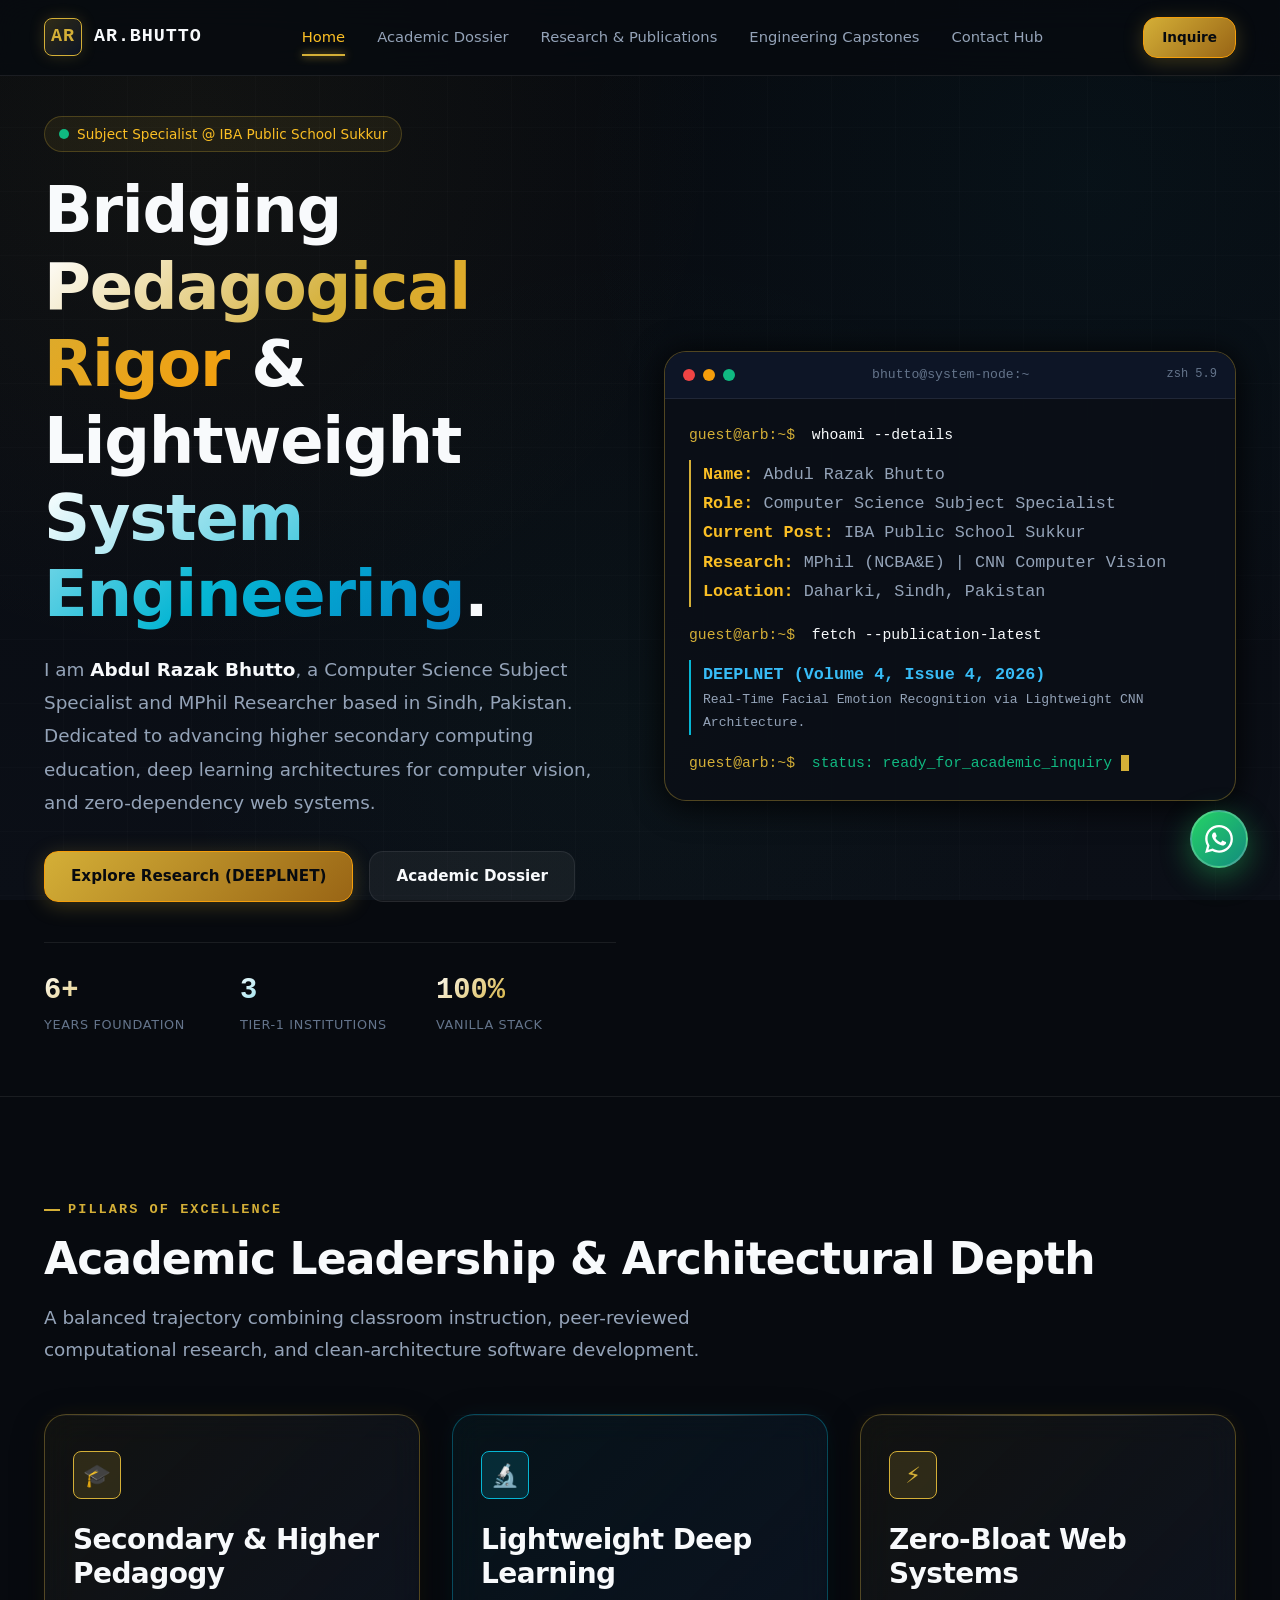
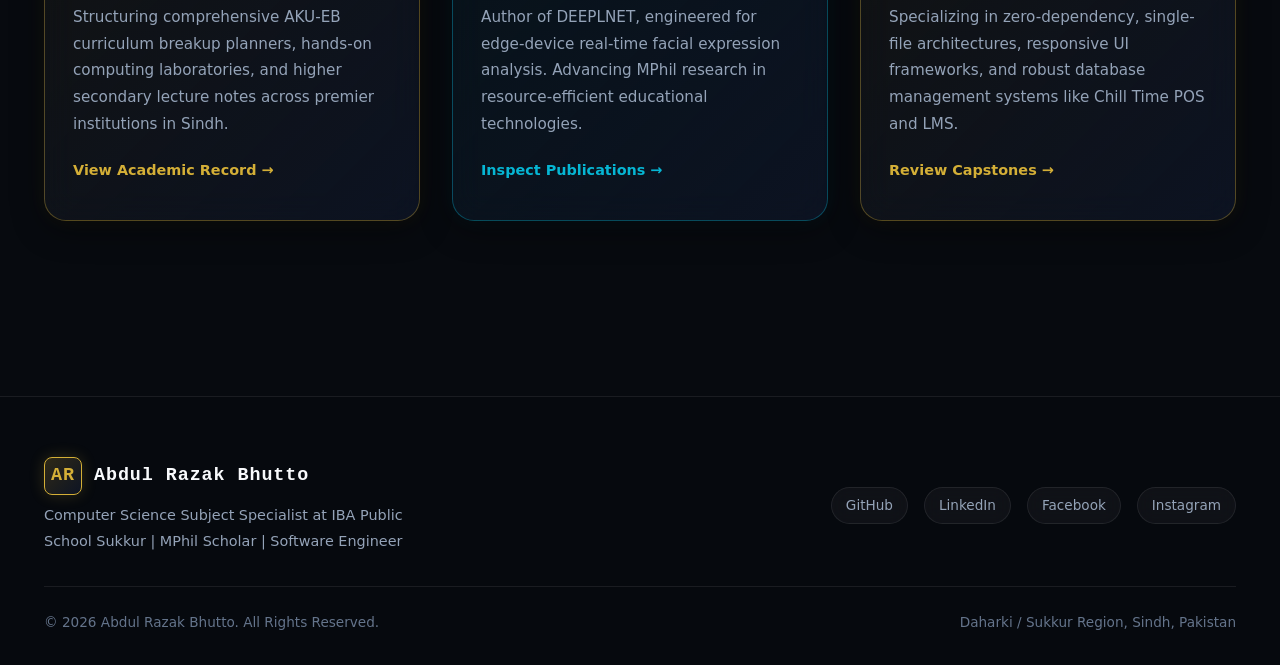
<file: index.html>
<!DOCTYPE html>
<html lang="en">

    <head>
        <meta charset="UTF-8">
        <meta name="viewport" content="width=device-width, initial-scale=1.0">
        <meta http-equiv="X-UA-Compatible" content="IE=edge">
        <title>Abdul Razak Bhutto | CS Subject Specialist & MPhil Scholar</title>
        <meta name="description"
            content="Official academic and professional portfolio of Abdul Razak Bhutto - Computer Science Subject Specialist at IBA Public School Sukkur, MPhil Scholar, and Software Engineer.">
        <meta name="keywords"
            content="Abdul Razak Bhutto, Computer Science, MPhil Scholar, IBA Public School Sukkur, DEEPLNET, Web Development, Daharki, Sindh">
        <meta name="author" content="Abdul Razak Bhutto">

        <!-- Open Graph & Social Metadata -->
        <meta property="og:title" content="Abdul Razak Bhutto | CS Subject Specialist & MPhil Scholar">
        <meta property="og:description"
            content="Official academic dossier, DEEPLNET research publication, and engineering capstones.">
        <meta property="og:type" content="website">

        <!-- Dynamic Favicon Hook -->
        <link rel="icon" type="image/png" href="[data-uri]">

        <!-- Luxury Core Stylesheets -->
        <link rel="stylesheet" href="css/luxury-core.css">
        <link rel="stylesheet" href="css/glassmorphism.css">
        <link rel="stylesheet" href="css/components.css">
        <link rel="stylesheet" href="css/animations.css">
    </head>

    <body>

        <!-- Viewport Scroll Progress Bar -->
        <div id="scroll-progress"></div>

        <!-- Toast Notification Container -->
        <div id="toast-container" role="status" aria-live="polite"
            style="position: fixed; top: 90px; right: 24px; z-index: 9999; display: flex; flex-direction: column; align-items: flex-end;">
        </div>

        <!-- Sticky Luxury Frosted Glass Navbar -->
        <header class="navbar">
            <div class="container nav-container">
                <a href="index.html" class="nav-brand" aria-label="Abdul Razak Bhutto Homepage">
                    <span class="nav-monogram">AR</span>
                    <span>AR.BHUTTO</span>
                </a>

                <!-- Desktop & Mobile Navigation Links -->
                <nav class="nav-menu" aria-label="Primary Navigation">
                    <a href="index.html" class="nav-link active">Home</a>
                    <a href="about.html" class="nav-link">Academic Dossier</a>
                    <a href="research.html" class="nav-link">Research & Publications</a>
                    <a href="projects.html" class="nav-link">Engineering Capstones</a>
                    <a href="contact.html" class="nav-link">Contact Hub</a>
                </nav>

                <!-- Action Button & Hamburger Toggle -->
                <div style="display: flex; align-items: center; gap: 16px;">
                    <a href="contact.html" class="btn btn-gold"
                        style="padding: 8px 18px; font-size: 0.85rem;">Inquire</a>
                    <button class="nav-toggle" aria-label="Toggle Navigation Menu" aria-expanded="false">
                        <span class="nav-toggle-bar"></span>
                        <span class="nav-toggle-bar"></span>
                        <span class="nav-toggle-bar"></span>
                    </button>
                </div>
            </div>
        </header>

        <!-- Main Content Wrapper -->
        <main>
            <!-- Hero Section with Dual Split -->
            <section class="section section-hero">
                <div class="container">
                    <div
                        style="display: grid; grid-template-columns: repeat(auto-fit, minmax(320px, 1fr)); gap: 48px; align-items: center;">

                        <!-- Hero Left Column: Narrative & Authority -->
                        <div class="reveal-fade-left">
                            <div class="glass-pill glass-pill-gold" style="margin-bottom: 20px;">
                                <span class="status-radar-dot"></span>
                                <span>Subject Specialist @ IBA Public School Sukkur</span>
                            </div>

                            <h1 style="margin-bottom: 20px;">
                                Bridging <span class="text-gradient-gold">Pedagogical Rigor</span> & Lightweight <span
                                    class="text-gradient-cyan">System Engineering</span>.
                            </h1>

                            <p style="margin-bottom: 32px; font-size: 1.15rem; line-height: 1.8;">
                                I am <strong style="color: var(--text-primary);">Abdul Razak Bhutto</strong>, a Computer
                                Science Subject Specialist and MPhil Researcher based in Sindh, Pakistan. Dedicated to
                                advancing higher secondary computing education, deep learning architectures for computer
                                vision, and zero-dependency web systems.
                            </p>

                            <div style="display: flex; flex-wrap: wrap; gap: 16px; margin-bottom: 40px;">
                                <a href="research.html" class="btn btn-gold">Explore Research (DEEPLNET)</a>
                                <a href="about.html" class="btn btn-glass">Academic Dossier</a>
                            </div>

                            <!-- Fast Metrics Row -->
                            <div
                                style="display: grid; grid-template-columns: repeat(3, 1fr); gap: 16px; border-top: 1px solid var(--glass-border); padding-top: 24px;">
                                <div>
                                    <div class="text-gradient-gold"
                                        style="font-size: 1.8rem; font-weight: 800; font-family: var(--font-mono);">6+
                                    </div>
                                    <div
                                        style="font-size: 0.8rem; color: var(--text-muted); text-transform: uppercase; letter-spacing: 0.05em;">
                                        Years Foundation</div>
                                </div>
                                <div>
                                    <div class="text-gradient-cyan"
                                        style="font-size: 1.8rem; font-weight: 800; font-family: var(--font-mono);">3
                                    </div>
                                    <div
                                        style="font-size: 0.8rem; color: var(--text-muted); text-transform: uppercase; letter-spacing: 0.05em;">
                                        Tier-1 Institutions</div>
                                </div>
                                <div>
                                    <div class="text-gradient-gold"
                                        style="font-size: 1.8rem; font-weight: 800; font-family: var(--font-mono);">100%
                                    </div>
                                    <div
                                        style="font-size: 0.8rem; color: var(--text-muted); text-transform: uppercase; letter-spacing: 0.05em;">
                                        Vanilla Stack</div>
                                </div>
                            </div>
                        </div>

                        <!-- Hero Right Column: Interactive System Terminal -->
                        <div class="reveal-fade-right tilt-card-container">
                            <div class="terminal-card tilt-card glass-spotlight">
                                <div class="terminal-header">
                                    <div class="terminal-dots">
                                        <span class="terminal-dot dot-red"></span>
                                        <span class="terminal-dot dot-yellow"></span>
                                        <span class="terminal-dot dot-green"></span>
                                    </div>
                                    <div class="terminal-title">bhutto@system-node:~</div>
                                    <div style="color: var(--text-muted); font-size: 0.75rem;">zsh 5.9</div>
                                </div>

                                <div class="terminal-body tilt-card-inner">
                                    <div style="margin-bottom: 12px;">
                                        <span class="terminal-prompt">guest@arb:~$</span>
                                        <span style="color: var(--text-primary);">whoami --details</span>
                                    </div>

                                    <div
                                        style="color: var(--text-secondary); margin-bottom: 16px; padding-left: 12px; border-left: 2px solid var(--accent-gold);">
                                        <p><strong style="color: var(--text-gold);">Name:</strong> Abdul Razak Bhutto
                                        </p>
                                        <p><strong style="color: var(--text-gold);">Role:</strong> Computer Science
                                            Subject Specialist</p>
                                        <p><strong style="color: var(--text-gold);">Current Post:</strong> IBA Public
                                            School Sukkur</p>
                                        <p><strong style="color: var(--text-gold);">Research:</strong> MPhil (NCBA&E) |
                                            CNN Computer Vision</p>
                                        <p><strong style="color: var(--text-gold);">Location:</strong> Daharki, Sindh,
                                            Pakistan</p>
                                    </div>

                                    <div style="margin-bottom: 12px;">
                                        <span class="terminal-prompt">guest@arb:~$</span>
                                        <span style="color: var(--text-primary);">fetch --publication-latest</span>
                                    </div>

                                    <div
                                        style="color: var(--text-secondary); margin-bottom: 16px; padding-left: 12px; border-left: 2px solid var(--accent-cyan);">
                                        <p style="color: var(--text-cyan); font-weight: 600;">DEEPLNET (Volume 4, Issue
                                            4, 2026)</p>
                                        <p style="font-size: 0.82rem;">Real-Time Facial Emotion Recognition via
                                            Lightweight CNN Architecture.</p>
                                    </div>

                                    <div>
                                        <span class="terminal-prompt">guest@arb:~$</span>
                                        <span style="color: var(--accent-emerald);">status:
                                            ready_for_academic_inquiry</span>
                                        <span class="terminal-cursor"></span>
                                    </div>
                                </div>
                            </div>
                        </div>

                    </div>
                </div>
            </section>

            <!-- Core Pillars Showcase Section -->
            <section class="section" style="border-top: 1px solid var(--glass-border);">
                <div class="container">
                    <div class="section-header reveal-fade-up">
                        <div class="section-eyebrow">Pillars of Excellence</div>
                        <h2 class="section-title">Academic Leadership & Architectural Depth</h2>
                        <p class="section-subtitle">A balanced trajectory combining classroom instruction, peer-reviewed
                            computational research, and clean-architecture software development.</p>
                    </div>

                    <div style="display: grid; grid-template-columns: repeat(auto-fit, minmax(300px, 1fr)); gap: 32px;">

                        <!-- Pillar 1: Pedagogy -->
                        <div class="glass-card-gold reveal-fade-up delay-100 tilt-card" style="padding: 36px 28px;">
                            <div
                                style="width: 48px; height: 48px; background: rgba(212, 175, 55, 0.15); border: 1px solid var(--accent-gold); border-radius: var(--radius-sm); display: flex; align-items: center; justify-content: center; color: var(--accent-gold); font-size: 1.4rem; margin-bottom: 24px;">
                                🎓
                            </div>
                            <h3 style="margin-bottom: 14px;">Secondary & Higher Pedagogy</h3>
                            <p style="font-size: 0.95rem; margin-bottom: 20px;">
                                Structuring comprehensive AKU-EB curriculum breakup planners, hands-on computing
                                laboratories, and higher secondary lecture notes across premier institutions in Sindh.
                            </p>
                            <a href="about.html"
                                style="color: var(--accent-gold); font-weight: 600; font-size: 0.9rem; display: inline-flex; align-items: center; gap: 6px;">
                                View Academic Record &rarr;
                            </a>
                        </div>

                        <!-- Pillar 2: Research -->
                        <div class="glass-card-cyan reveal-fade-up delay-200 tilt-card" style="padding: 36px 28px;">
                            <div
                                style="width: 48px; height: 48px; background: rgba(6, 182, 212, 0.15); border: 1px solid var(--accent-cyan); border-radius: var(--radius-sm); display: flex; align-items: center; justify-content: center; color: var(--accent-cyan); font-size: 1.4rem; margin-bottom: 24px;">
                                🔬
                            </div>
                            <h3 style="margin-bottom: 14px;">Lightweight Deep Learning</h3>
                            <p style="font-size: 0.95rem; margin-bottom: 20px;">
                                Author of DEEPLNET, engineered for edge-device real-time facial expression analysis.
                                Advancing MPhil research in resource-efficient educational technologies.
                            </p>
                            <a href="research.html"
                                style="color: var(--accent-cyan); font-weight: 600; font-size: 0.9rem; display: inline-flex; align-items: center; gap: 6px;">
                                Inspect Publications &rarr;
                            </a>
                        </div>

                        <!-- Pillar 3: Engineering -->
                        <div class="glass-card-gold reveal-fade-up delay-300 tilt-card" style="padding: 36px 28px;">
                            <div
                                style="width: 48px; height: 48px; background: rgba(212, 175, 55, 0.15); border: 1px solid var(--accent-gold); border-radius: var(--radius-sm); display: flex; align-items: center; justify-content: center; color: var(--accent-gold); font-size: 1.4rem; margin-bottom: 24px;">
                                ⚡
                            </div>
                            <h3 style="margin-bottom: 14px;">Zero-Bloat Web Systems</h3>
                            <p style="font-size: 0.95rem; margin-bottom: 20px;">
                                Specializing in zero-dependency, single-file architectures, responsive UI frameworks,
                                and robust database management systems like Chill Time POS and LMS.
                            </p>
                            <a href="projects.html"
                                style="color: var(--accent-gold); font-weight: 600; font-size: 0.9rem; display: inline-flex; align-items: center; gap: 6px;">
                                Review Capstones &rarr;
                            </a>
                        </div>

                    </div>
                </div>
            </section>
        </main>

        <!-- Global Frosted Luxury Footer -->
        <footer class="footer">
            <div class="container">
                <div class="footer-content">
                    <div>
                        <div class="nav-brand" style="margin-bottom: 8px;">
                            <span class="nav-monogram">AR</span>
                            <span>Abdul Razak Bhutto</span>
                        </div>
                        <p style="font-size: 0.9rem; max-width: 400px;">
                            Computer Science Subject Specialist at IBA Public School Sukkur | MPhil Scholar | Software
                            Engineer
                        </p>
                    </div>

                    <div style="display: flex; gap: 16px; flex-wrap: wrap;">
                        <a href="https://github.com/Abdul-Razak-B/" target="_blank" rel="noopener noreferrer"
                            class="glass-pill">GitHub</a>
                        <a href="https://www.linkedin.com/in/abdul-razak-19ba0927b/" target="_blank"
                            rel="noopener noreferrer" class="glass-pill">LinkedIn</a>
                        <a href="https://web.facebook.com/abdulrazak.00786/" target="_blank" rel="noopener noreferrer"
                            class="glass-pill">Facebook</a>
                        <a href="https://www.instagram.com/abdulrazak.00786/" target="_blank" rel="noopener noreferrer"
                            class="glass-pill">Instagram</a>
                    </div>
                </div>

                <div class="footer-bottom">
                    <div>
                        &copy; <span id="current-year">2026</span> Abdul Razak Bhutto. All Rights Reserved.
                    </div>
                    <div>
                        Daharki / Sukkur Region, Sindh, Pakistan
                    </div>
                </div>
            </div>
        </footer>

        <!-- Floating Action WhatsApp Bridge Button -->
        <a href="https://wa.me/923090609391?text=%D8%A7%D9%84%D8%B3%D9%84%D8%A7%D9%85%20%D8%B9%D9%84%D9%8A%D9%83%D9%85%20Mr.%20Abdul%20Razak%20Bhutto%2C%20I%20am%20reaching%20out%20via%20your%20portfolio."
            target="_blank" rel="noopener noreferrer" class="floating-whatsapp"
            aria-label="Connect directly on WhatsApp">
            <svg width="28" height="28" viewBox="0 0 24 24" fill="currentColor">
                <path
                    d="M.057 24l1.687-6.163c-1.041-1.804-1.588-3.849-1.587-5.946.003-6.556 5.338-11.891 11.893-11.891 3.181.001 6.167 1.24 8.413 3.488 2.245 2.248 3.481 5.236 3.48 8.414-.003 6.557-5.338 11.892-11.893 11.892-1.99-.001-3.951-.5-5.688-1.448l-6.305 1.654zm6.597-3.807c1.676.995 3.276 1.591 5.392 1.592 5.448 0 9.886-4.434 9.889-9.885.002-5.462-4.415-9.89-9.881-9.892-5.452 0-9.887 4.434-9.889 9.884-.001 2.225.651 3.891 1.746 5.634l-.999 3.648 3.742-.981zm11.387-5.464c-.074-.124-.272-.198-.57-.347-.297-.149-1.758-.868-2.031-.967-.272-.099-.47-.149-.669.149-.198.297-.768.967-.941 1.165-.173.198-.347.223-.644.074-.297-.149-1.255-.462-2.39-1.475-.883-.788-1.48-1.761-1.653-2.059-.173-.297-.018-.458.13-.606.134-.133.297-.347.446-.521.151-.172.2-.296.3-.495.099-.198.05-.372-.025-.521-.075-.148-.669-1.611-.916-2.206-.242-.579-.487-.501-.669-.51l-.57-.01c-.198 0-.52.074-.792.372s-1.04 1.016-1.04 2.479 1.065 2.876 1.213 3.074c.149.198 2.095 3.2 5.076 4.487.709.306 1.263.489 1.694.626.712.226 1.36.194 1.872.118.571-.085 1.758-.719 2.006-1.413.248-.695.248-1.29.173-1.414z" />
            </svg>
        </a>

        <!-- Script Modules -->
        <script src="js/favicon.js"></script>
        <script src="js/cursor.js"></script>
        <script src="js/tilt-gallery.js"></script>
        <script src="js/contact-bridge.js"></script>
        <script src="js/main.js"></script>
    </body>

</html>
</file>
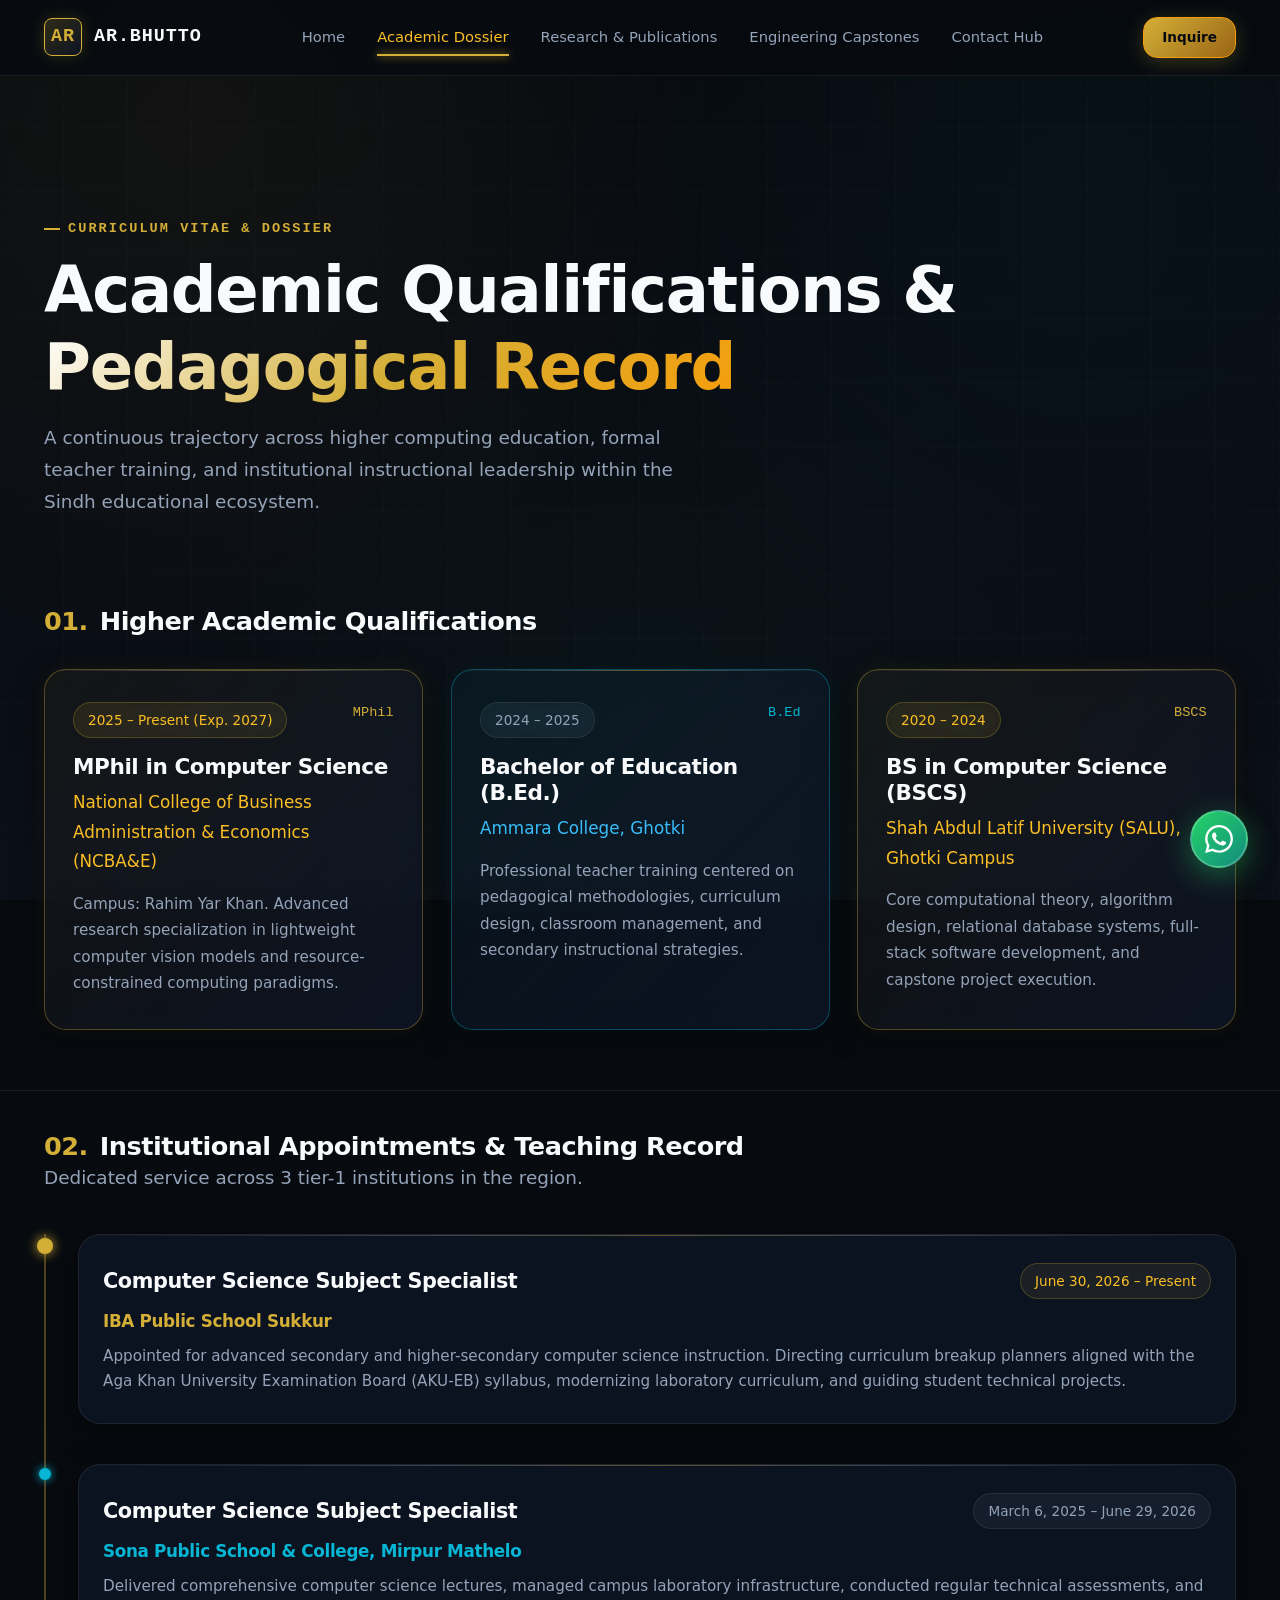
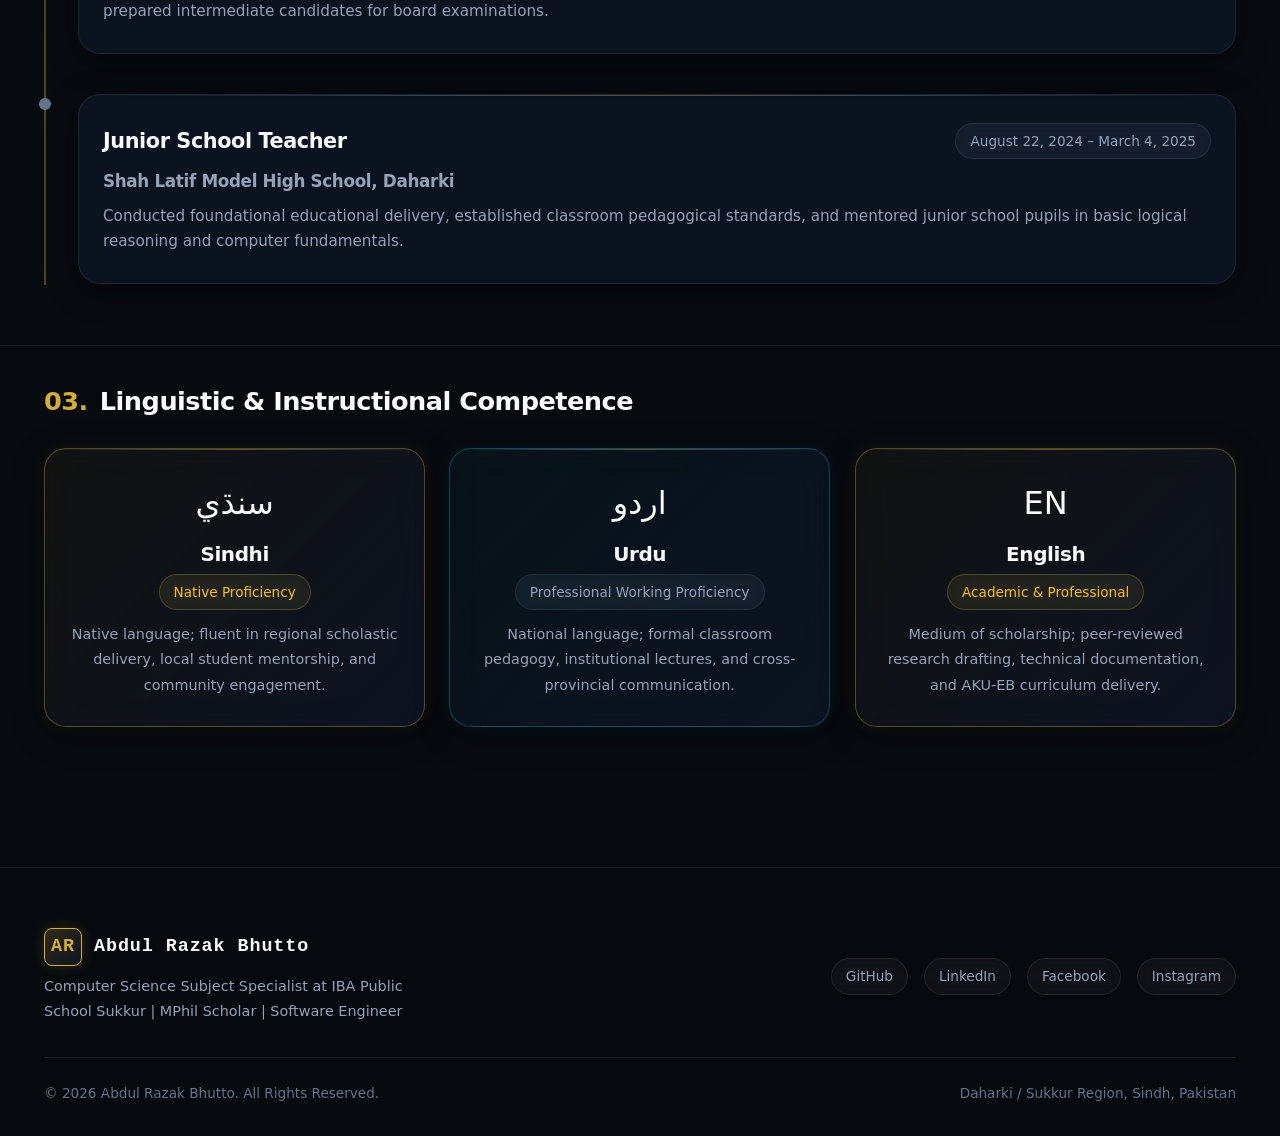
<file: about.html>
<!DOCTYPE html>
<html lang="en">

  <head>
    <meta charset="UTF-8">
    <meta name="viewport" content="width=device-width, initial-scale=1.0">
    <meta http-equiv="X-UA-Compatible" content="IE=edge">
    <title>Academic Dossier | Abdul Razak Bhutto</title>
    <meta name="description"
      content="Academic chronology, higher education degrees, pedagogical appointments at IBA Public School Sukkur, and linguistic proficiencies of Abdul Razak Bhutto.">
    <meta name="author" content="Abdul Razak Bhutto">

    <!-- Open Graph & Social Metadata -->
    <meta property="og:title" content="Academic Dossier | Abdul Razak Bhutto">
    <meta property="og:description"
      content="Academic qualifications, teaching record across premier institutions, and linguistic proficiencies.">
    <meta property="og:type" content="website">

    <!-- Dynamic Favicon Link -->
    <link rel="icon" type="image/png" href="[data-uri]">

    <!-- Luxury Core Stylesheets -->
    <link rel="stylesheet" href="css/luxury-core.css">
    <link rel="stylesheet" href="css/glassmorphism.css">
    <link rel="stylesheet" href="css/components.css">
    <link rel="stylesheet" href="css/animations.css">
  </head>

  <body>

    <!-- Viewport Scroll Progress Bar -->
    <div id="scroll-progress"></div>

    <!-- Toast Notification Container -->
    <div id="toast-container" role="status" aria-live="polite"
      style="position: fixed; top: 90px; right: 24px; z-index: 9999; display: flex; flex-direction: column; align-items: flex-end;">
    </div>

    <!-- Sticky Luxury Frosted Glass Navbar -->
    <header class="navbar">
      <div class="container nav-container">
        <a href="index.html" class="nav-brand" aria-label="Abdul Razak Bhutto Homepage">
          <span class="nav-monogram">AR</span>
          <span>AR.BHUTTO</span>
        </a>

        <!-- Navigation Links -->
        <nav class="nav-menu" aria-label="Primary Navigation">
          <a href="index.html" class="nav-link">Home</a>
          <a href="about.html" class="nav-link active">Academic Dossier</a>
          <a href="research.html" class="nav-link">Research & Publications</a>
          <a href="projects.html" class="nav-link">Engineering Capstones</a>
          <a href="contact.html" class="nav-link">Contact Hub</a>
        </nav>

        <!-- Action Button & Hamburger Toggle -->
        <div style="display: flex; align-items: center; gap: 16px;">
          <a href="contact.html" class="btn btn-gold" style="padding: 8px 18px; font-size: 0.85rem;">Inquire</a>
          <button class="nav-toggle" aria-label="Toggle Navigation Menu" aria-expanded="false">
            <span class="nav-toggle-bar"></span>
            <span class="nav-toggle-bar"></span>
            <span class="nav-toggle-bar"></span>
          </button>
        </div>
      </div>
    </header>

    <!-- Main Content Wrapper -->
    <main style="padding-top: calc(var(--nav-height) + 40px);">

      <!-- Section: Header Overview -->
      <section class="section" style="padding-bottom: 40px;">
        <div class="container">
          <div class="section-header reveal-fade-up">
            <div class="section-eyebrow">Curriculum Vitae & Dossier</div>
            <h1 class="section-title">Academic Qualifications & <span class="text-gradient-gold">Pedagogical
                Record</span></h1>
            <p class="section-subtitle">
              A continuous trajectory across higher computing education, formal teacher training, and institutional
              instructional leadership within the Sindh educational ecosystem.
            </p>
          </div>
        </div>
      </section>

      <!-- Section: Higher Education & Degrees -->
      <section class="section" style="padding-top: 0; padding-bottom: 60px;">
        <div class="container">
          <div class="reveal-fade-up" style="margin-bottom: 32px;">
            <h2 style="font-size: 1.6rem; display: flex; align-items: center; gap: 12px;">
              <span style="color: var(--accent-gold);">01.</span> Higher Academic Qualifications
            </h2>
          </div>

          <div style="display: grid; grid-template-columns: repeat(auto-fit, minmax(320px, 1fr)); gap: 28px;">

            <!-- Degree 1: MPhil -->
            <div class="glass-card-gold reveal-fade-up delay-100 tilt-card" style="padding: 32px 28px;">
              <div style="display: flex; justify-content: space-between; align-items: flex-start; margin-bottom: 16px;">
                <span class="glass-pill glass-pill-gold">2025 – Present (Exp. 2027)</span>
                <span style="font-family: var(--font-mono); color: var(--accent-gold); font-size: 0.85rem;">MPhil</span>
              </div>
              <h3 style="font-size: 1.35rem; margin-bottom: 8px;">MPhil in Computer Science</h3>
              <p style="color: var(--text-gold); font-weight: 500; margin-bottom: 14px;">National College of Business
                Administration & Economics (NCBA&E)</p>
              <p style="font-size: 0.95rem; color: var(--text-secondary);">
                Campus: Rahim Yar Khan. Advanced research specialization in lightweight computer vision models and
                resource-constrained computing paradigms.
              </p>
            </div>

            <!-- Degree 2: B.Ed -->
            <div class="glass-card-cyan reveal-fade-up delay-200 tilt-card" style="padding: 32px 28px;">
              <div style="display: flex; justify-content: space-between; align-items: flex-start; margin-bottom: 16px;">
                <span class="glass-pill">2024 – 2025</span>
                <span style="font-family: var(--font-mono); color: var(--accent-cyan); font-size: 0.85rem;">B.Ed</span>
              </div>
              <h3 style="font-size: 1.35rem; margin-bottom: 8px;">Bachelor of Education (B.Ed.)</h3>
              <p style="color: var(--text-cyan); font-weight: 500; margin-bottom: 14px;">Ammara College, Ghotki</p>
              <p style="font-size: 0.95rem; color: var(--text-secondary);">
                Professional teacher training centered on pedagogical methodologies, curriculum design, classroom
                management, and secondary instructional strategies.
              </p>
            </div>

            <!-- Degree 3: BSCS -->
            <div class="glass-card-gold reveal-fade-up delay-300 tilt-card" style="padding: 32px 28px;">
              <div style="display: flex; justify-content: space-between; align-items: flex-start; margin-bottom: 16px;">
                <span class="glass-pill glass-pill-gold">2020 – 2024</span>
                <span style="font-family: var(--font-mono); color: var(--accent-gold); font-size: 0.85rem;">BSCS</span>
              </div>
              <h3 style="font-size: 1.35rem; margin-bottom: 8px;">BS in Computer Science (BSCS)</h3>
              <p style="color: var(--text-gold); font-weight: 500; margin-bottom: 14px;">Shah Abdul Latif University
                (SALU), Ghotki Campus</p>
              <p style="font-size: 0.95rem; color: var(--text-secondary);">
                Core computational theory, algorithm design, relational database systems, full-stack software
                development, and capstone project execution.
              </p>
            </div>

          </div>
        </div>
      </section>

      <!-- Section: Institutional Teaching Experience -->
      <section class="section"
        style="padding-top: 40px; padding-bottom: 60px; border-top: 1px solid var(--glass-border);">
        <div class="container">
          <div class="reveal-fade-up" style="margin-bottom: 40px;">
            <h2 style="font-size: 1.6rem; display: flex; align-items: center; gap: 12px;">
              <span style="color: var(--accent-gold);">02.</span> Institutional Appointments & Teaching Record
            </h2>
            <p class="section-subtitle">Dedicated service across 3 tier-1 institutions in the region.</p>
          </div>

          <!-- Vertical Timeline Track -->
          <div
            style="position: relative; padding-left: 32px; border-left: 2px solid var(--glass-border-gold); display: flex; flex-direction: column; gap: 40px;">

            <!-- Role 1: IBA Public School Sukkur -->
            <div class="reveal-fade-up" style="position: relative;">
              <div
                style="position: absolute; left: -41px; top: 4px; width: 16px; height: 16px; border-radius: 50%; background: var(--accent-gold); box-shadow: 0 0 12px var(--accent-gold);">
              </div>
              <div class="glass-panel" style="padding: 28px 24px;">
                <div
                  style="display: flex; flex-wrap: wrap; justify-content: space-between; align-items: center; gap: 10px; margin-bottom: 12px;">
                  <h3 style="font-size: 1.3rem;">Computer Science Subject Specialist</h3>
                  <span class="glass-pill glass-pill-gold">June 30, 2026 – Present</span>
                </div>
                <h4 style="color: var(--accent-gold); font-size: 1.05rem; font-weight: 600; margin-bottom: 12px;">
                  IBA Public School Sukkur
                </h4>
                <p style="font-size: 0.95rem; line-height: 1.7;">
                  Appointed for advanced secondary and higher-secondary computer science instruction. Directing
                  curriculum breakup planners aligned with the Aga Khan University Examination Board (AKU-EB) syllabus,
                  modernizing laboratory curriculum, and guiding student technical projects.
                </p>
              </div>
            </div>

            <!-- Role 2: Sona Public School & College -->
            <div class="reveal-fade-up delay-100" style="position: relative;">
              <div
                style="position: absolute; left: -39px; top: 4px; width: 12px; height: 12px; border-radius: 50%; background: var(--accent-cyan); box-shadow: 0 0 8px var(--accent-cyan);">
              </div>
              <div class="glass-panel" style="padding: 28px 24px;">
                <div
                  style="display: flex; flex-wrap: wrap; justify-content: space-between; align-items: center; gap: 10px; margin-bottom: 12px;">
                  <h3 style="font-size: 1.3rem;">Computer Science Subject Specialist</h3>
                  <span class="glass-pill">March 6, 2025 – June 29, 2026</span>
                </div>
                <h4 style="color: var(--accent-cyan); font-size: 1.05rem; font-weight: 600; margin-bottom: 12px;">
                  Sona Public School & College, Mirpur Mathelo
                </h4>
                <p style="font-size: 0.95rem; line-height: 1.7;">
                  Delivered comprehensive computer science lectures, managed campus laboratory infrastructure, conducted
                  regular technical assessments, and prepared intermediate candidates for board examinations.
                </p>
              </div>
            </div>

            <!-- Role 3: Shah Latif Model High School Daharki -->
            <div class="reveal-fade-up delay-200" style="position: relative;">
              <div
                style="position: absolute; left: -39px; top: 4px; width: 12px; height: 12px; border-radius: 50%; background: var(--text-muted);">
              </div>
              <div class="glass-panel" style="padding: 28px 24px;">
                <div
                  style="display: flex; flex-wrap: wrap; justify-content: space-between; align-items: center; gap: 10px; margin-bottom: 12px;">
                  <h3 style="font-size: 1.3rem;">Junior School Teacher</h3>
                  <span class="glass-pill">August 22, 2024 – March 4, 2025</span>
                </div>
                <h4 style="color: var(--text-secondary); font-size: 1.05rem; font-weight: 600; margin-bottom: 12px;">
                  Shah Latif Model High School, Daharki
                </h4>
                <p style="font-size: 0.95rem; line-height: 1.7;">
                  Conducted foundational educational delivery, established classroom pedagogical standards, and mentored
                  junior school pupils in basic logical reasoning and computer fundamentals.
                </p>
              </div>
            </div>

          </div>
        </div>
      </section>

      <!-- Section: Languages & Pedagogical Competence -->
      <section class="section"
        style="padding-top: 40px; padding-bottom: 60px; border-top: 1px solid var(--glass-border);">
        <div class="container">
          <div class="reveal-fade-up" style="margin-bottom: 32px;">
            <h2 style="font-size: 1.6rem; display: flex; align-items: center; gap: 12px;">
              <span style="color: var(--accent-gold);">03.</span> Linguistic & Instructional Competence
            </h2>
          </div>

          <div style="display: grid; grid-template-columns: repeat(auto-fit, minmax(260px, 1fr)); gap: 24px;">

            <!-- Sindhi -->
            <div class="glass-card-gold reveal-fade-up delay-100" style="padding: 28px 24px; text-align: center;">
              <div style="font-size: 2rem; margin-bottom: 12px;">سنڌي</div>
              <h3 style="font-size: 1.25rem; margin-bottom: 8px;">Sindhi</h3>
              <span class="glass-pill glass-pill-gold" style="margin-bottom: 12px;">Native Proficiency</span>
              <p style="font-size: 0.9rem; color: var(--text-secondary);">
                Native language; fluent in regional scholastic delivery, local student mentorship, and community
                engagement.
              </p>
            </div>

            <!-- Urdu -->
            <div class="glass-card-cyan reveal-fade-up delay-200" style="padding: 28px 24px; text-align: center;">
              <div style="font-size: 2rem; margin-bottom: 12px;">اردو</div>
              <h3 style="font-size: 1.25rem; margin-bottom: 8px;">Urdu</h3>
              <span class="glass-pill" style="margin-bottom: 12px;">Professional Working Proficiency</span>
              <p style="font-size: 0.9rem; color: var(--text-secondary);">
                National language; formal classroom pedagogy, institutional lectures, and cross-provincial
                communication.
              </p>
            </div>

            <!-- English -->
            <div class="glass-card-gold reveal-fade-up delay-300" style="padding: 28px 24px; text-align: center;">
              <div style="font-size: 2rem; margin-bottom: 12px;">EN</div>
              <h3 style="font-size: 1.25rem; margin-bottom: 8px;">English</h3>
              <span class="glass-pill glass-pill-gold" style="margin-bottom: 12px;">Academic & Professional</span>
              <p style="font-size: 0.9rem; color: var(--text-secondary);">
                Medium of scholarship; peer-reviewed research drafting, technical documentation, and AKU-EB curriculum
                delivery.
              </p>
            </div>

          </div>
        </div>
      </section>

    </main>

    <!-- Global Frosted Luxury Footer -->
    <footer class="footer">
      <div class="container">
        <div class="footer-content">
          <div>
            <div class="nav-brand" style="margin-bottom: 8px;">
              <span class="nav-monogram">AR</span>
              <span>Abdul Razak Bhutto</span>
            </div>
            <p style="font-size: 0.9rem; max-width: 400px;">
              Computer Science Subject Specialist at IBA Public School Sukkur | MPhil Scholar | Software Engineer
            </p>
          </div>

          <div style="display: flex; gap: 16px; flex-wrap: wrap;">
            <a href="https://github.com/Abdul-Razak-B/" target="_blank" rel="noopener noreferrer"
              class="glass-pill">GitHub</a>
            <a href="https://www.linkedin.com/in/abdul-razak-19ba0927b/" target="_blank" rel="noopener noreferrer"
              class="glass-pill">LinkedIn</a>
            <a href="https://web.facebook.com/abdulrazak.00786/" target="_blank" rel="noopener noreferrer"
              class="glass-pill">Facebook</a>
            <a href="https://www.instagram.com/abdulrazak.00786/" target="_blank" rel="noopener noreferrer"
              class="glass-pill">Instagram</a>
          </div>
        </div>

        <div class="footer-bottom">
          <div>
            &copy; <span id="current-year">2026</span> Abdul Razak Bhutto. All Rights Reserved.
          </div>
          <div>
            Daharki / Sukkur Region, Sindh, Pakistan
          </div>
        </div>
      </div>
    </footer>

    <!-- Floating Action WhatsApp Bridge Button -->
    <a href="https://wa.me/923090609391?text=%D8%A7%D9%84%D8%B3%D9%84%D8%A7%D9%85%20%D8%B9%D9%84%D9%8A%D9%83%D9%85%20Mr.%20Abdul%20Razak%20Bhutto%2C%20I%20am%20reaching%20out%20regarding%20your%20Academic%20Dossier."
      target="_blank" rel="noopener noreferrer" class="floating-whatsapp" aria-label="Connect directly on WhatsApp">
      <svg width="28" height="28" viewBox="0 0 24 24" fill="currentColor">
        <path
          d="M.057 24l1.687-6.163c-1.041-1.804-1.588-3.849-1.587-5.946.003-6.556 5.338-11.891 11.893-11.891 3.181.001 6.167 1.24 8.413 3.488 2.245 2.248 3.481 5.236 3.48 8.414-.003 6.557-5.338 11.892-11.893 11.892-1.99-.001-3.951-.5-5.688-1.448l-6.305 1.654zm6.597-3.807c1.676.995 3.276 1.591 5.392 1.592 5.448 0 9.886-4.434 9.889-9.885.002-5.462-4.415-9.89-9.881-9.892-5.452 0-9.887 4.434-9.889 9.884-.001 2.225.651 3.891 1.746 5.634l-.999 3.648 3.742-.981zm11.387-5.464c-.074-.124-.272-.198-.57-.347-.297-.149-1.758-.868-2.031-.967-.272-.099-.47-.149-.669.149-.198.297-.768.967-.941 1.165-.173.198-.347.223-.644.074-.297-.149-1.255-.462-2.39-1.475-.883-.788-1.48-1.761-1.653-2.059-.173-.297-.018-.458.13-.606.134-.133.297-.347.446-.521.151-.172.2-.296.3-.495.099-.198.05-.372-.025-.521-.075-.148-.669-1.611-.916-2.206-.242-.579-.487-.501-.669-.51l-.57-.01c-.198 0-.52.074-.792.372s-1.04 1.016-1.04 2.479 1.065 2.876 1.213 3.074c.149.198 2.095 3.2 5.076 4.487.709.306 1.263.489 1.694.626.712.226 1.36.194 1.872.118.571-.085 1.758-.719 2.006-1.413.248-.695.248-1.29.173-1.414z" />
      </svg>
    </a>

    <!-- Script Modules -->
    <script src="js/favicon.js"></script>
    <script src="js/cursor.js"></script>
    <script src="js/tilt-gallery.js"></script>
    <script src="js/contact-bridge.js"></script>
    <script src="js/main.js"></script>
  </body>

</html>
</file>
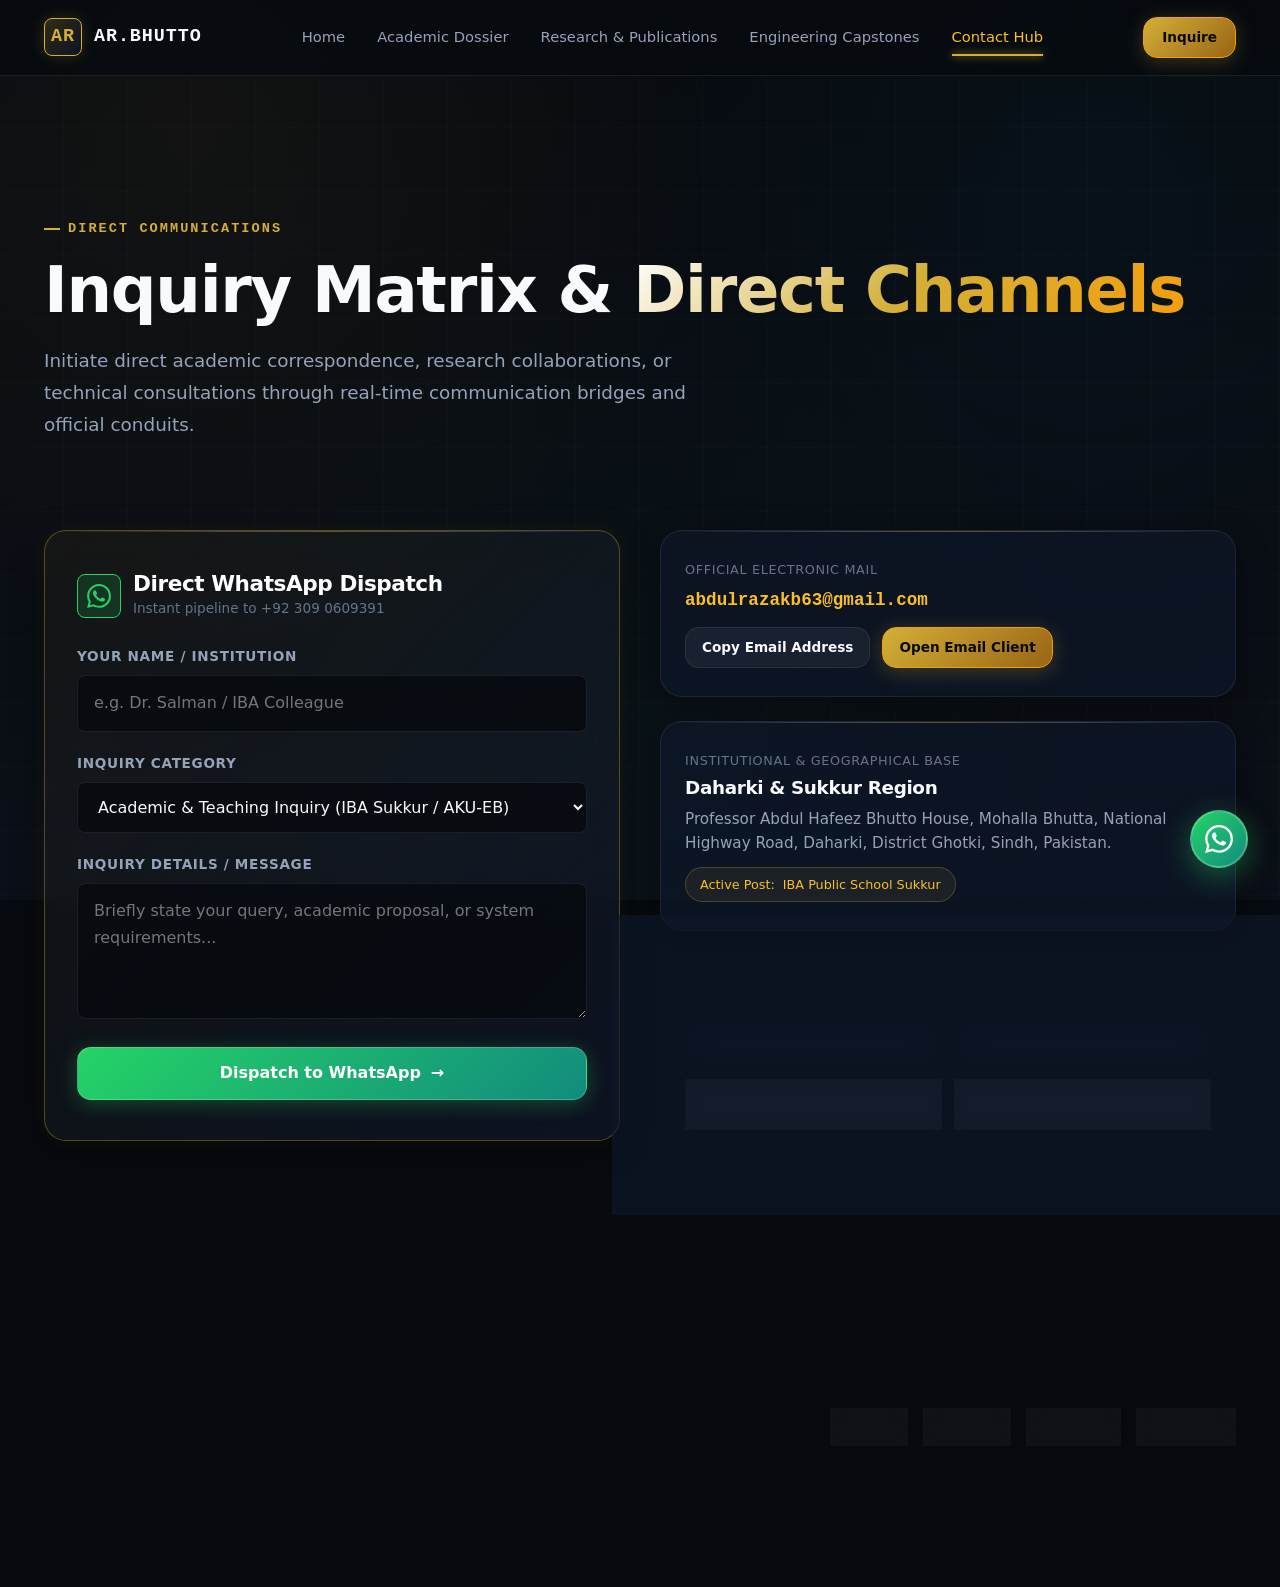
<file: contact.html>
<!DOCTYPE html>
<html lang="en">

    <head>
        <meta charset="UTF-8">
        <meta name="viewport" content="width=device-width, initial-scale=1.0">
        <meta http-equiv="X-UA-Compatible" content="IE=edge">
        <title>Contact Hub & Inquiries | Abdul Razak Bhutto</title>
        <meta name="description"
            content="Direct communication pipeline, WhatsApp inquiry dispatcher, institutional contact channels, and geographical residency details for Abdul Razak Bhutto.">
        <meta name="author" content="Abdul Razak Bhutto">

        <!-- Open Graph & Social Metadata -->
        <meta property="og:title" content="Contact Hub & Inquiries | Abdul Razak Bhutto">
        <meta property="og:description"
            content="Direct communication pipeline, WhatsApp inquiry dispatcher, and academic channels.">
        <meta property="og:type" content="website">

        <!-- Dynamic Favicon Link -->
        <link rel="icon" type="image/png" href="[data-uri]">

        <!-- Luxury Core Stylesheets -->
        <link rel="stylesheet" href="css/luxury-core.css">
        <link rel="stylesheet" href="css/glassmorphism.css">
        <link rel="stylesheet" href="css/components.css">
        <link rel="stylesheet" href="css/animations.css">
    </head>

    <body>

        <!-- Viewport Scroll Progress Bar -->
        <div id="scroll-progress"></div>

        <!-- Toast Notification Container -->
        <div id="toast-container" role="status" aria-live="polite"
            style="position: fixed; top: 90px; right: 24px; z-index: 9999; display: flex; flex-direction: column; align-items: flex-end;">
        </div>

        <!-- Sticky Luxury Frosted Glass Navbar -->
        <header class="navbar">
            <div class="container nav-container">
                <a href="index.html" class="nav-brand" aria-label="Abdul Razak Bhutto Homepage">
                    <span class="nav-monogram">AR</span>
                    <span>AR.BHUTTO</span>
                </a>

                <!-- Navigation Links -->
                <nav class="nav-menu" aria-label="Primary Navigation">
                    <a href="index.html" class="nav-link">Home</a>
                    <a href="about.html" class="nav-link">Academic Dossier</a>
                    <a href="research.html" class="nav-link">Research & Publications</a>
                    <a href="projects.html" class="nav-link">Engineering Capstones</a>
                    <a href="contact.html" class="nav-link active">Contact Hub</a>
                </nav>

                <!-- Action Button & Hamburger Toggle -->
                <div style="display: flex; align-items: center; gap: 16px;">
                    <a href="contact.html" class="btn btn-gold"
                        style="padding: 8px 18px; font-size: 0.85rem;">Inquire</a>
                    <button class="nav-toggle" aria-label="Toggle Navigation Menu" aria-expanded="false">
                        <span class="nav-toggle-bar"></span>
                        <span class="nav-toggle-bar"></span>
                        <span class="nav-toggle-bar"></span>
                    </button>
                </div>
            </div>
        </header>

        <!-- Main Content Wrapper -->
        <main style="padding-top: calc(var(--nav-height) + 40px);">

            <!-- Section: Header Overview -->
            <section class="section" style="padding-bottom: 40px;">
                <div class="container">
                    <div class="section-header reveal-fade-up">
                        <div class="section-eyebrow">Direct Communications</div>
                        <h1 class="section-title">Inquiry Matrix & <span class="text-gradient-gold">Direct
                                Channels</span></h1>
                        <p class="section-subtitle">
                            Initiate direct academic correspondence, research collaborations, or technical consultations
                            through real-time communication bridges and official conduits.
                        </p>
                    </div>
                </div>
            </section>

            <!-- Section: Dual Column Contact System -->
            <section class="section" style="padding-top: 0; padding-bottom: 80px;" aria-label="Contact Interface">
                <div class="container">
                    <div
                        style="display: grid; grid-template-columns: repeat(auto-fit, minmax(340px, 1fr)); gap: 40px; align-items: flex-start;">

                        <!-- Column 1: WhatsApp Interactive Form Dispatcher -->
                        <div class="glass-card-gold reveal-fade-left tilt-card" style="padding: 40px 32px;">
                            <div style="display: flex; align-items: center; gap: 12px; margin-bottom: 24px;">
                                <div
                                    style="width: 44px; height: 44px; background: rgba(37, 211, 102, 0.15); border: 1px solid #25d366; border-radius: var(--radius-sm); display: flex; align-items: center; justify-content: center; color: #25d366;">
                                    <svg width="24" height="24" viewBox="0 0 24 24" fill="currentColor">
                                        <path
                                            d="M.057 24l1.687-6.163c-1.041-1.804-1.588-3.849-1.587-5.946.003-6.556 5.338-11.891 11.893-11.891 3.181.001 6.167 1.24 8.413 3.488 2.245 2.248 3.481 5.236 3.48 8.414-.003 6.557-5.338 11.892-11.893 11.892-1.99-.001-3.951-.5-5.688-1.448l-6.305 1.654zm6.597-3.807c1.676.995 3.276 1.591 5.392 1.592 5.448 0 9.886-4.434 9.889-9.885.002-5.462-4.415-9.89-9.881-9.892-5.452 0-9.887 4.434-9.889 9.884-.001 2.225.651 3.891 1.746 5.634l-.999 3.648 3.742-.981zm11.387-5.464c-.074-.124-.272-.198-.57-.347-.297-.149-1.758-.868-2.031-.967-.272-.099-.47-.149-.669.149-.198.297-.768.967-.941 1.165-.173.198-.347.223-.644.074-.297-.149-1.255-.462-2.39-1.475-.883-.788-1.48-1.761-1.653-2.059-.173-.297-.018-.458.13-.606.134-.133.297-.347.446-.521.151-.172.2-.296.3-.495.099-.198.05-.372-.025-.521-.075-.148-.669-1.611-.916-2.206-.242-.579-.487-.501-.669-.51l-.57-.01c-.198 0-.52.074-.792.372s-1.04 1.016-1.04 2.479 1.065 2.876 1.213 3.074c.149.198 2.095 3.2 5.076 4.487.709.306 1.263.489 1.694.626.712.226 1.36.194 1.872.118.571-.085 1.758-.719 2.006-1.413.248-.695.248-1.29.173-1.414z" />
                                    </svg>
                                </div>
                                <div>
                                    <h2 style="font-size: 1.35rem; color: #ffffff;">Direct WhatsApp Dispatch</h2>
                                    <p style="font-size: 0.85rem; color: var(--text-muted);">Instant pipeline to +92 309
                                        0609391</p>
                                </div>
                            </div>

                            <!-- Form -->
                            <form id="whatsapp-dispatch-form" style="display: flex; flex-direction: column; gap: 20px;">
                                <div>
                                    <label for="sender-name"
                                        style="display: block; font-size: 0.85rem; font-weight: 600; color: var(--text-secondary); margin-bottom: 8px; text-transform: uppercase; letter-spacing: 0.05em;">Your
                                        Name / Institution</label>
                                    <input type="text" id="sender-name" autocomplete="name" required
                                        placeholder="e.g. Dr. Salman / IBA Colleague"
                                        style="width: 100%; padding: 14px 16px; background: rgba(7, 10, 15, 0.8); border: 1px solid var(--glass-border); border-radius: var(--radius-sm); color: var(--text-primary); outline: none; transition: var(--transition-fast);">
                                </div>

                                <div>
                                    <label for="inquiry-category"
                                        style="display: block; font-size: 0.85rem; font-weight: 600; color: var(--text-secondary); margin-bottom: 8px; text-transform: uppercase; letter-spacing: 0.05em;">Inquiry
                                        Category</label>
                                    <select id="inquiry-category"
                                        style="width: 100%; padding: 14px 16px; background: rgba(7, 10, 15, 0.8); border: 1px solid var(--glass-border); border-radius: var(--radius-sm); color: var(--text-primary); outline: none; transition: var(--transition-fast);">
                                        <option value="Academic & Teaching Inquiry" style="background: #070a0f;">
                                            Academic & Teaching Inquiry (IBA Sukkur / AKU-EB)</option>
                                        <option value="Research & Publications (DEEPLNET)" style="background: #070a0f;">
                                            Research Collaboration (DEEPLNET / Computer Vision)</option>
                                        <option value="Software & Web Architecture Project"
                                            style="background: #070a0f;">Software & System Architecture Project</option>
                                        <option value="General Professional Inquiries" style="background: #070a0f;">
                                            General Professional Inquiry</option>
                                    </select>
                                </div>

                                <div>
                                    <label for="sender-message"
                                        style="display: block; font-size: 0.85rem; font-weight: 600; color: var(--text-secondary); margin-bottom: 8px; text-transform: uppercase; letter-spacing: 0.05em;">Inquiry
                                        Details / Message</label>
                                    <textarea id="sender-message" required rows="4"
                                        placeholder="Briefly state your query, academic proposal, or system requirements..."
                                        style="width: 100%; padding: 14px 16px; background: rgba(7, 10, 15, 0.8); border: 1px solid var(--glass-border); border-radius: var(--radius-sm); color: var(--text-primary); outline: none; resize: vertical; transition: var(--transition-fast);"></textarea>
                                </div>

                                <button type="submit" class="btn btn-whatsapp" style="width: 100%; font-size: 1rem;">
                                    <span>Dispatch to WhatsApp</span>
                                    <span>&rarr;</span>
                                </button>
                            </form>
                        </div>

                        <!-- Column 2: Official Credentials, Digital Conduits & Address -->
                        <div class="reveal-fade-right" style="display: flex; flex-direction: column; gap: 24px;">

                            <!-- Direct Email Conduit -->
                            <div class="glass-panel" style="padding: 28px 24px;">
                                <div
                                    style="font-size: 0.8rem; color: var(--text-muted); text-transform: uppercase; margin-bottom: 6px; letter-spacing: 0.05em;">
                                    Official Electronic Mail</div>
                                <div
                                    style="font-family: var(--font-mono); font-size: 1.1rem; color: var(--text-gold); font-weight: 600; margin-bottom: 12px; word-break: break-all;">
                                    abdulrazakb63@gmail.com
                                </div>
                                <div style="display: flex; gap: 12px; flex-wrap: wrap;">
                                    <button id="copy-email-btn" type="button" class="btn btn-glass"
                                        style="padding: 8px 16px; font-size: 0.85rem;">Copy Email Address</button>
                                    <a href="mailto:abdulrazakb63@gmail.com" class="btn btn-gold"
                                        style="padding: 8px 16px; font-size: 0.85rem;">Open Email Client</a>
                                </div>
                            </div>

                            <!-- Institutional & Residential Anchor -->
                            <div class="glass-panel" style="padding: 28px 24px;">
                                <div
                                    style="font-size: 0.8rem; color: var(--text-muted); text-transform: uppercase; margin-bottom: 6px; letter-spacing: 0.05em;">
                                    Institutional & Geographical Base</div>
                                <h3 style="font-size: 1.15rem; margin-bottom: 8px; color: var(--text-primary);">Daharki
                                    & Sukkur Region</h3>
                                <p
                                    style="font-size: 0.95rem; color: var(--text-secondary); line-height: 1.6; margin-bottom: 12px;">
                                    Professor Abdul Hafeez Bhutto House, Mohalla Bhutta, National Highway Road, Daharki,
                                    District Ghotki, Sindh, Pakistan.
                                </p>
                                <div class="glass-pill glass-pill-gold" style="font-size: 0.8rem;">
                                    <span>Active Post:</span> IBA Public School Sukkur
                                </div>
                            </div>

                            <!-- Digital Matrix / Networks -->
                            <div class="glass-panel" style="padding: 28px 24px;">
                                <div
                                    style="font-size: 0.8rem; color: var(--text-muted); text-transform: uppercase; margin-bottom: 12px; letter-spacing: 0.05em;">
                                    Scholarly & Developer Footprints</div>
                                <div style="display: grid; grid-template-columns: repeat(2, 1fr); gap: 12px;">
                                    <a href="https://github.com/Abdul-Razak-B/" target="_blank"
                                        rel="noopener noreferrer" class="glass-card-gold"
                                        style="padding: 12px; text-align: center; font-size: 0.9rem; font-weight: 600;">
                                        GitHub Profile
                                    </a>
                                    <a href="https://www.linkedin.com/in/abdul-razak-19ba0927b/" target="_blank"
                                        rel="noopener noreferrer" class="glass-card-cyan"
                                        style="padding: 12px; text-align: center; font-size: 0.9rem; font-weight: 600;">
                                        LinkedIn Dossier
                                    </a>
                                    <a href="https://web.facebook.com/abdulrazak.00786/" target="_blank"
                                        rel="noopener noreferrer" class="glass-panel-subtle"
                                        style="padding: 12px; text-align: center; font-size: 0.9rem; color: var(--text-secondary);">
                                        Facebook
                                    </a>
                                    <a href="https://www.instagram.com/abdulrazak.00786/" target="_blank"
                                        rel="noopener noreferrer" class="glass-panel-subtle"
                                        style="padding: 12px; text-align: center; font-size: 0.9rem; color: var(--text-secondary);">
                                        Instagram
                                    </a>
                                </div>
                            </div>

                        </div>

                    </div>
                </div>
            </section>

        </main>

        <!-- Global Frosted Luxury Footer -->
        <footer class="footer">
            <div class="container">
                <div class="footer-content">
                    <div>
                        <div class="nav-brand" style="margin-bottom: 8px;">
                            <span class="nav-monogram">AR</span>
                            <span>Abdul Razak Bhutto</span>
                        </div>
                        <p style="font-size: 0.9rem; max-width: 400px;">
                            Computer Science Subject Specialist at IBA Public School Sukkur | MPhil Scholar | Software
                            Engineer
                        </p>
                    </div>

                    <div style="display: flex; gap: 16px; flex-wrap: wrap;">
                        <a href="https://github.com/Abdul-Razak-B/" target="_blank" rel="noopener noreferrer"
                            class="glass-pill">GitHub</a>
                        <a href="https://www.linkedin.com/in/abdul-razak-19ba0927b/" target="_blank"
                            rel="noopener noreferrer" class="glass-pill">LinkedIn</a>
                        <a href="https://web.facebook.com/abdulrazak.00786/" target="_blank" rel="noopener noreferrer"
                            class="glass-pill">Facebook</a>
                        <a href="https://www.instagram.com/abdulrazak.00786/" target="_blank" rel="noopener noreferrer"
                            class="glass-pill">Instagram</a>
                    </div>
                </div>

                <div class="footer-bottom">
                    <div>
                        &copy; <span id="current-year">2026</span> Abdul Razak Bhutto. All Rights Reserved.
                    </div>
                    <div>
                        Daharki / Sukkur Region, Sindh, Pakistan
                    </div>
                </div>
            </div>
        </footer>

        <!-- Floating Action WhatsApp Bridge Button -->
        <a href="https://wa.me/923090609391?text=%D8%A7%D9%84%D8%B3%D9%84%D8%A7%D9%85%20%D8%B9%D9%84%D9%8A%D9%83%D9%85%20Mr.%20Abdul%20Razak%20Bhutto%2C%20I%20am%20reaching%20out%20via%20your%20Contact%20Hub."
            target="_blank" rel="noopener noreferrer" class="floating-whatsapp"
            aria-label="Connect directly on WhatsApp">
            <svg width="28" height="28" viewBox="0 0 24 24" fill="currentColor">
                <path
                    d="M.057 24l1.687-6.163c-1.041-1.804-1.588-3.849-1.587-5.946.003-6.556 5.338-11.891 11.893-11.891 3.181.001 6.167 1.24 8.413 3.488 2.245 2.248 3.481 5.236 3.48 8.414-.003 6.557-5.338 11.892-11.893 11.892-1.99-.001-3.951-.5-5.688-1.448l-6.305 1.654zm6.597-3.807c1.676.995 3.276 1.591 5.392 1.592 5.448 0 9.886-4.434 9.889-9.885.002-5.462-4.415-9.89-9.881-9.892-5.452 0-9.887 4.434-9.889 9.884-.001 2.225.651 3.891 1.746 5.634l-.999 3.648 3.742-.981zm11.387-5.464c-.074-.124-.272-.198-.57-.347-.297-.149-1.758-.868-2.031-.967-.272-.099-.47-.149-.669.149-.198.297-.768.967-.941 1.165-.173.198-.347.223-.644.074-.297-.149-1.255-.462-2.39-1.475-.883-.788-1.48-1.761-1.653-2.059-.173-.297-.018-.458.13-.606.134-.133.297-.347.446-.521.151-.172.2-.296.3-.495.099-.198.05-.372-.025-.521-.075-.148-.669-1.611-.916-2.206-.242-.579-.487-.501-.669-.51l-.57-.01c-.198 0-.52.074-.792.372s-1.04 1.016-1.04 2.479 1.065 2.876 1.213 3.074c.149.198 2.095 3.2 5.076 4.487.709.306 1.263.489 1.694.626.712.226 1.36.194 1.872.118.571-.085 1.758-.719 2.006-1.413.248-.695.248-1.29.173-1.414z" />
            </svg>
        </a>

        <!-- Script Modules -->
        <script src="js/favicon.js"></script>
        <script src="js/cursor.js"></script>
        <script src="js/tilt-gallery.js"></script>
        <script src="js/contact-bridge.js"></script>
        <script src="js/main.js"></script>
    </body>

</html>
</file>
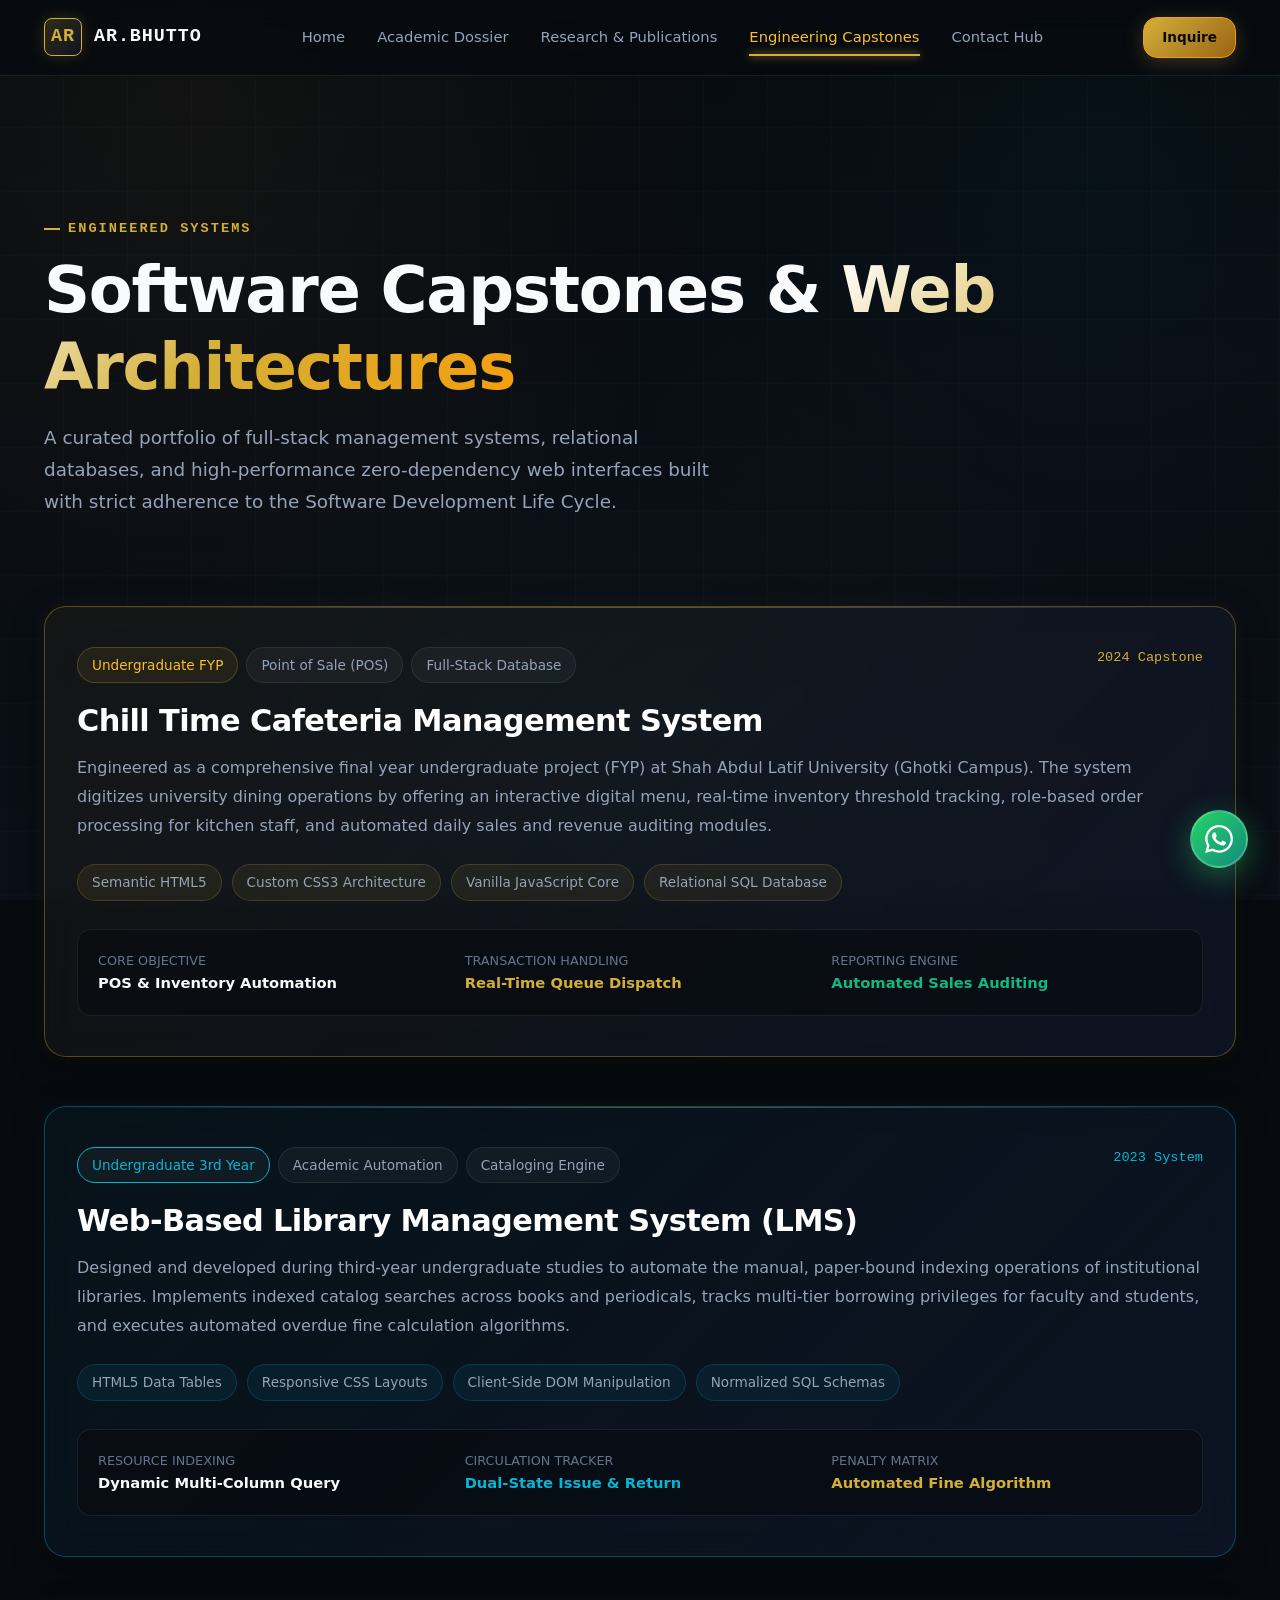
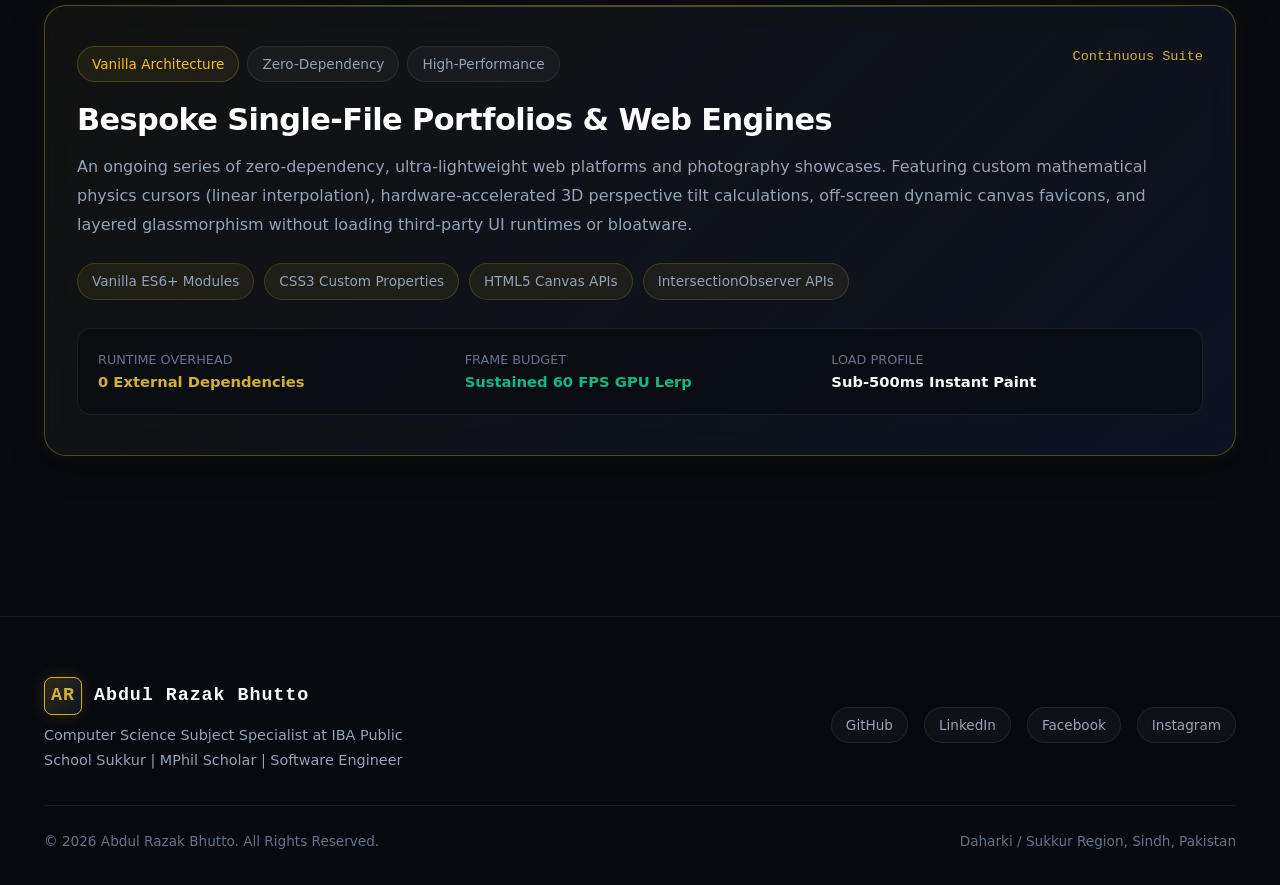
<file: projects.html>
<!DOCTYPE html>
<html lang="en">

    <head>
        <meta charset="UTF-8">
        <meta name="viewport" content="width=device-width, initial-scale=1.0">
        <meta http-equiv="X-UA-Compatible" content="IE=edge">
        <title>Engineering Capstones & Projects | Abdul Razak Bhutto</title>
        <meta name="description"
            content="Interactive portfolio showcase of software engineering systems, capstones, and web platforms engineered by Abdul Razak Bhutto.">
        <meta name="author" content="Abdul Razak Bhutto">

        <!-- Open Graph & Social Metadata -->
        <meta property="og:title" content="Engineering Capstones & Projects | Abdul Razak Bhutto">
        <meta property="og:description"
            content="Software capstones, relational database architectures, and zero-dependency web systems.">
        <meta property="og:type" content="website">

        <!-- Dynamic Favicon Link -->
        <link rel="icon" type="image/png" href="[data-uri]">

        <!-- Luxury Core Stylesheets -->
        <link rel="stylesheet" href="css/luxury-core.css">
        <link rel="stylesheet" href="css/glassmorphism.css">
        <link rel="stylesheet" href="css/components.css">
        <link rel="stylesheet" href="css/animations.css">
    </head>

    <body>

        <!-- Viewport Scroll Progress Bar -->
        <div id="scroll-progress"></div>

        <!-- Toast Notification Container -->
        <div id="toast-container" role="status" aria-live="polite"
            style="position: fixed; top: 90px; right: 24px; z-index: 9999; display: flex; flex-direction: column; align-items: flex-end;">
        </div>

        <!-- Sticky Luxury Frosted Glass Navbar -->
        <header class="navbar">
            <div class="container nav-container">
                <a href="index.html" class="nav-brand" aria-label="Abdul Razak Bhutto Homepage">
                    <span class="nav-monogram">AR</span>
                    <span>AR.BHUTTO</span>
                </a>

                <!-- Navigation Links -->
                <nav class="nav-menu" aria-label="Primary Navigation">
                    <a href="index.html" class="nav-link">Home</a>
                    <a href="about.html" class="nav-link">Academic Dossier</a>
                    <a href="research.html" class="nav-link">Research & Publications</a>
                    <a href="projects.html" class="nav-link active">Engineering Capstones</a>
                    <a href="contact.html" class="nav-link">Contact Hub</a>
                </nav>

                <!-- Action Button & Hamburger Toggle -->
                <div style="display: flex; align-items: center; gap: 16px;">
                    <a href="contact.html" class="btn btn-gold"
                        style="padding: 8px 18px; font-size: 0.85rem;">Inquire</a>
                    <button class="nav-toggle" aria-label="Toggle Navigation Menu" aria-expanded="false">
                        <span class="nav-toggle-bar"></span>
                        <span class="nav-toggle-bar"></span>
                        <span class="nav-toggle-bar"></span>
                    </button>
                </div>
            </div>
        </header>

        <!-- Main Content Wrapper -->
        <main style="padding-top: calc(var(--nav-height) + 40px);">

            <!-- Section: Header Overview -->
            <section class="section" style="padding-bottom: 40px;">
                <div class="container">
                    <div class="section-header reveal-fade-up">
                        <div class="section-eyebrow">Engineered Systems</div>
                        <h1 class="section-title">Software Capstones & <span class="text-gradient-gold">Web
                                Architectures</span></h1>
                        <p class="section-subtitle">
                            A curated portfolio of full-stack management systems, relational databases, and
                            high-performance zero-dependency web interfaces built with strict adherence to the Software
                            Development Life Cycle.
                        </p>
                    </div>
                </div>
            </section>

            <!-- Section: 3D Interactive Project Showcase Cards -->
            <section class="section" style="padding-top: 0; padding-bottom: 80px;" aria-label="Software Capstones">
                <div class="container">

                    <div style="display: flex; flex-direction: column; gap: 48px;">

                        <!-- Project 1: Chill Time Cafeteria Management System -->
                        <div class="glass-card-gold reveal-fade-up tilt-card glass-spotlight"
                            style="padding: 40px 32px;">
                            <div class="tilt-card-inner">
                                <div
                                    style="display: flex; flex-wrap: wrap; justify-content: space-between; align-items: flex-start; gap: 12px; margin-bottom: 20px;">
                                    <div style="display: flex; flex-wrap: wrap; gap: 8px;">
                                        <span class="glass-pill glass-pill-gold">Undergraduate FYP</span>
                                        <span class="glass-pill">Point of Sale (POS)</span>
                                        <span class="glass-pill">Full-Stack Database</span>
                                    </div>
                                    <span
                                        style="font-family: var(--font-mono); color: var(--accent-gold); font-size: 0.85rem;">2024
                                        Capstone</span>
                                </div>

                                <h2
                                    style="font-size: clamp(1.4rem, 2.5vw, 1.9rem); margin-bottom: 14px; color: #ffffff;">
                                    Chill Time Cafeteria Management System
                                </h2>

                                <p
                                    style="font-size: 1rem; line-height: 1.8; color: var(--text-secondary); margin-bottom: 24px;">
                                    Engineered as a comprehensive final year undergraduate project (FYP) at Shah Abdul
                                    Latif University (Ghotki Campus). The system digitizes university dining operations
                                    by offering an interactive digital menu, real-time inventory threshold tracking,
                                    role-based order processing for kitchen staff, and automated daily sales and revenue
                                    auditing modules.
                                </p>

                                <!-- Architecture / Tech Spec Badges -->
                                <div style="display: flex; flex-wrap: wrap; gap: 10px; margin-bottom: 28px;">
                                    <span class="glass-pill"
                                        style="background: rgba(212, 175, 55, 0.08); border-color: rgba(212, 175, 55, 0.2);">Semantic
                                        HTML5</span>
                                    <span class="glass-pill"
                                        style="background: rgba(212, 175, 55, 0.08); border-color: rgba(212, 175, 55, 0.2);">Custom
                                        CSS3 Architecture</span>
                                    <span class="glass-pill"
                                        style="background: rgba(212, 175, 55, 0.08); border-color: rgba(212, 175, 55, 0.2);">Vanilla
                                        JavaScript Core</span>
                                    <span class="glass-pill"
                                        style="background: rgba(212, 175, 55, 0.08); border-color: rgba(212, 175, 55, 0.2);">Relational
                                        SQL Database</span>
                                </div>

                                <!-- Metrics & Architectural Highlights -->
                                <div
                                    style="display: grid; grid-template-columns: repeat(auto-fit, minmax(200px, 1fr)); gap: 16px; background: rgba(7, 10, 15, 0.6); padding: 20px; border-radius: var(--radius-md); border: 1px solid var(--glass-border);">
                                    <div>
                                        <div
                                            style="font-size: 0.8rem; color: var(--text-muted); text-transform: uppercase;">
                                            Core Objective</div>
                                        <div style="font-weight: 600; color: var(--text-primary); font-size: 0.92rem;">
                                            POS & Inventory Automation</div>
                                    </div>
                                    <div>
                                        <div
                                            style="font-size: 0.8rem; color: var(--text-muted); text-transform: uppercase;">
                                            Transaction Handling</div>
                                        <div style="font-weight: 600; color: var(--accent-gold); font-size: 0.92rem;">
                                            Real-Time Queue Dispatch</div>
                                    </div>
                                    <div>
                                        <div
                                            style="font-size: 0.8rem; color: var(--text-muted); text-transform: uppercase;">
                                            Reporting Engine</div>
                                        <div
                                            style="font-weight: 600; color: var(--accent-emerald); font-size: 0.92rem;">
                                            Automated Sales Auditing</div>
                                    </div>
                                </div>
                            </div>
                        </div>

                        <!-- Project 2: Web-Based Library Management System (LMS) -->
                        <div class="glass-card-cyan reveal-fade-up delay-100 tilt-card glass-spotlight"
                            style="padding: 40px 32px;">
                            <div class="tilt-card-inner">
                                <div
                                    style="display: flex; flex-wrap: wrap; justify-content: space-between; align-items: flex-start; gap: 12px; margin-bottom: 20px;">
                                    <div style="display: flex; flex-wrap: wrap; gap: 8px;">
                                        <span class="glass-pill"
                                            style="border-color: var(--accent-cyan); color: var(--accent-cyan);">Undergraduate
                                            3rd Year</span>
                                        <span class="glass-pill">Academic Automation</span>
                                        <span class="glass-pill">Cataloging Engine</span>
                                    </div>
                                    <span
                                        style="font-family: var(--font-mono); color: var(--accent-cyan); font-size: 0.85rem;">2023
                                        System</span>
                                </div>

                                <h2
                                    style="font-size: clamp(1.4rem, 2.5vw, 1.9rem); margin-bottom: 14px; color: #ffffff;">
                                    Web-Based Library Management System (LMS)
                                </h2>

                                <p
                                    style="font-size: 1rem; line-height: 1.8; color: var(--text-secondary); margin-bottom: 24px;">
                                    Designed and developed during third-year undergraduate studies to automate the
                                    manual, paper-bound indexing operations of institutional libraries. Implements
                                    indexed catalog searches across books and periodicals, tracks multi-tier borrowing
                                    privileges for faculty and students, and executes automated overdue fine calculation
                                    algorithms.
                                </p>

                                <!-- Architecture / Tech Spec Badges -->
                                <div style="display: flex; flex-wrap: wrap; gap: 10px; margin-bottom: 28px;">
                                    <span class="glass-pill"
                                        style="background: rgba(6, 182, 212, 0.08); border-color: rgba(6, 182, 212, 0.2);">HTML5
                                        Data Tables</span>
                                    <span class="glass-pill"
                                        style="background: rgba(6, 182, 212, 0.08); border-color: rgba(6, 182, 212, 0.2);">Responsive
                                        CSS Layouts</span>
                                    <span class="glass-pill"
                                        style="background: rgba(6, 182, 212, 0.08); border-color: rgba(6, 182, 212, 0.2);">Client-Side
                                        DOM Manipulation</span>
                                    <span class="glass-pill"
                                        style="background: rgba(6, 182, 212, 0.08); border-color: rgba(6, 182, 212, 0.2);">Normalized
                                        SQL Schemas</span>
                                </div>

                                <!-- Metrics & Highlights -->
                                <div
                                    style="display: grid; grid-template-columns: repeat(auto-fit, minmax(200px, 1fr)); gap: 16px; background: rgba(7, 10, 15, 0.6); padding: 20px; border-radius: var(--radius-md); border: 1px solid var(--glass-border);">
                                    <div>
                                        <div
                                            style="font-size: 0.8rem; color: var(--text-muted); text-transform: uppercase;">
                                            Resource Indexing</div>
                                        <div style="font-weight: 600; color: var(--text-primary); font-size: 0.92rem;">
                                            Dynamic Multi-Column Query</div>
                                    </div>
                                    <div>
                                        <div
                                            style="font-size: 0.8rem; color: var(--text-muted); text-transform: uppercase;">
                                            Circulation Tracker</div>
                                        <div style="font-weight: 600; color: var(--accent-cyan); font-size: 0.92rem;">
                                            Dual-State Issue & Return</div>
                                    </div>
                                    <div>
                                        <div
                                            style="font-size: 0.8rem; color: var(--text-muted); text-transform: uppercase;">
                                            Penalty Matrix</div>
                                        <div style="font-weight: 600; color: var(--accent-gold); font-size: 0.92rem;">
                                            Automated Fine Algorithm</div>
                                    </div>
                                </div>
                            </div>
                        </div>

                        <!-- Project 3: Bespoke Single-File Portfolios & Web Engines -->
                        <div class="glass-card-gold reveal-fade-up delay-200 tilt-card glass-spotlight"
                            style="padding: 40px 32px;">
                            <div class="tilt-card-inner">
                                <div
                                    style="display: flex; flex-wrap: wrap; justify-content: space-between; align-items: flex-start; gap: 12px; margin-bottom: 20px;">
                                    <div style="display: flex; flex-wrap: wrap; gap: 8px;">
                                        <span class="glass-pill glass-pill-gold">Vanilla Architecture</span>
                                        <span class="glass-pill">Zero-Dependency</span>
                                        <span class="glass-pill">High-Performance</span>
                                    </div>
                                    <span
                                        style="font-family: var(--font-mono); color: var(--accent-gold); font-size: 0.85rem;">Continuous
                                        Suite</span>
                                </div>

                                <h2
                                    style="font-size: clamp(1.4rem, 2.5vw, 1.9rem); margin-bottom: 14px; color: #ffffff;">
                                    Bespoke Single-File Portfolios & Web Engines
                                </h2>

                                <p
                                    style="font-size: 1rem; line-height: 1.8; color: var(--text-secondary); margin-bottom: 24px;">
                                    An ongoing series of zero-dependency, ultra-lightweight web platforms and
                                    photography showcases. Featuring custom mathematical physics cursors (linear
                                    interpolation), hardware-accelerated 3D perspective tilt calculations, off-screen
                                    dynamic canvas favicons, and layered glassmorphism without loading third-party UI
                                    runtimes or bloatware.
                                </p>

                                <!-- Architecture / Tech Spec Badges -->
                                <div style="display: flex; flex-wrap: wrap; gap: 10px; margin-bottom: 28px;">
                                    <span class="glass-pill"
                                        style="background: rgba(212, 175, 55, 0.08); border-color: rgba(212, 175, 55, 0.2);">Vanilla
                                        ES6+ Modules</span>
                                    <span class="glass-pill"
                                        style="background: rgba(212, 175, 55, 0.08); border-color: rgba(212, 175, 55, 0.2);">CSS3
                                        Custom Properties</span>
                                    <span class="glass-pill"
                                        style="background: rgba(212, 175, 55, 0.08); border-color: rgba(212, 175, 55, 0.2);">HTML5
                                        Canvas APIs</span>
                                    <span class="glass-pill"
                                        style="background: rgba(212, 175, 55, 0.08); border-color: rgba(212, 175, 55, 0.2);">IntersectionObserver
                                        APIs</span>
                                </div>

                                <!-- Metrics & Highlights -->
                                <div
                                    style="display: grid; grid-template-columns: repeat(auto-fit, minmax(200px, 1fr)); gap: 16px; background: rgba(7, 10, 15, 0.6); padding: 20px; border-radius: var(--radius-md); border: 1px solid var(--glass-border);">
                                    <div>
                                        <div
                                            style="font-size: 0.8rem; color: var(--text-muted); text-transform: uppercase;">
                                            Runtime Overhead</div>
                                        <div style="font-weight: 600; color: var(--accent-gold); font-size: 0.92rem;">0
                                            External Dependencies</div>
                                    </div>
                                    <div>
                                        <div
                                            style="font-size: 0.8rem; color: var(--text-muted); text-transform: uppercase;">
                                            Frame Budget</div>
                                        <div
                                            style="font-weight: 600; color: var(--accent-emerald); font-size: 0.92rem;">
                                            Sustained 60 FPS GPU Lerp</div>
                                    </div>
                                    <div>
                                        <div
                                            style="font-size: 0.8rem; color: var(--text-muted); text-transform: uppercase;">
                                            Load Profile</div>
                                        <div style="font-weight: 600; color: var(--text-primary); font-size: 0.92rem;">
                                            Sub-500ms Instant Paint</div>
                                    </div>
                                </div>
                            </div>
                        </div>

                    </div>

                </div>
            </section>

        </main>

        <!-- Global Frosted Luxury Footer -->
        <footer class="footer">
            <div class="container">
                <div class="footer-content">
                    <div>
                        <div class="nav-brand" style="margin-bottom: 8px;">
                            <span class="nav-monogram">AR</span>
                            <span>Abdul Razak Bhutto</span>
                        </div>
                        <p style="font-size: 0.9rem; max-width: 400px;">
                            Computer Science Subject Specialist at IBA Public School Sukkur | MPhil Scholar | Software
                            Engineer
                        </p>
                    </div>

                    <div style="display: flex; gap: 16px; flex-wrap: wrap;">
                        <a href="https://github.com/Abdul-Razak-B/" target="_blank" rel="noopener noreferrer"
                            class="glass-pill">GitHub</a>
                        <a href="https://www.linkedin.com/in/abdul-razak-19ba0927b/" target="_blank"
                            rel="noopener noreferrer" class="glass-pill">LinkedIn</a>
                        <a href="https://web.facebook.com/abdulrazak.00786/" target="_blank" rel="noopener noreferrer"
                            class="glass-pill">Facebook</a>
                        <a href="https://www.instagram.com/abdulrazak.00786/" target="_blank" rel="noopener noreferrer"
                            class="glass-pill">Instagram</a>
                    </div>
                </div>

                <div class="footer-bottom">
                    <div>
                        &copy; <span id="current-year">2026</span> Abdul Razak Bhutto. All Rights Reserved.
                    </div>
                    <div>
                        Daharki / Sukkur Region, Sindh, Pakistan
                    </div>
                </div>
            </div>
        </footer>

        <!-- Floating Action WhatsApp Bridge Button -->
        <a href="https://wa.me/923090609391?text=%D8%A7%D9%84%D8%B3%D9%84%D8%A7%D9%85%20%D8%B9%D9%84%D9%8A%D9%83%D9%85%20Mr.%20Abdul%20Razak%20Bhutto%2C%20I%20am%20reaching%20out%20regarding%20your%20Software%20Capstones."
            target="_blank" rel="noopener noreferrer" class="floating-whatsapp"
            aria-label="Connect directly on WhatsApp">
            <svg width="28" height="28" viewBox="0 0 24 24" fill="currentColor">
                <path
                    d="M.057 24l1.687-6.163c-1.041-1.804-1.588-3.849-1.587-5.946.003-6.556 5.338-11.891 11.893-11.891 3.181.001 6.167 1.24 8.413 3.488 2.245 2.248 3.481 5.236 3.48 8.414-.003 6.557-5.338 11.892-11.893 11.892-1.99-.001-3.951-.5-5.688-1.448l-6.305 1.654zm6.597-3.807c1.676.995 3.276 1.591 5.392 1.592 5.448 0 9.886-4.434 9.889-9.885.002-5.462-4.415-9.89-9.881-9.892-5.452 0-9.887 4.434-9.889 9.884-.001 2.225.651 3.891 1.746 5.634l-.999 3.648 3.742-.981zm11.387-5.464c-.074-.124-.272-.198-.57-.347-.297-.149-1.758-.868-2.031-.967-.272-.099-.47-.149-.669.149-.198.297-.768.967-.941 1.165-.173.198-.347.223-.644.074-.297-.149-1.255-.462-2.39-1.475-.883-.788-1.48-1.761-1.653-2.059-.173-.297-.018-.458.13-.606.134-.133.297-.347.446-.521.151-.172.2-.296.3-.495.099-.198.05-.372-.025-.521-.075-.148-.669-1.611-.916-2.206-.242-.579-.487-.501-.669-.51l-.57-.01c-.198 0-.52.074-.792.372s-1.04 1.016-1.04 2.479 1.065 2.876 1.213 3.074c.149.198 2.095 3.2 5.076 4.487.709.306 1.263.489 1.694.626.712.226 1.36.194 1.872.118.571-.085 1.758-.719 2.006-1.413.248-.695.248-1.29.173-1.414z" />
            </svg>
        </a>

        <!-- Script Modules -->
        <script src="js/favicon.js"></script>
        <script src="js/cursor.js"></script>
        <script src="js/tilt-gallery.js"></script>
        <script src="js/contact-bridge.js"></script>
        <script src="js/main.js"></script>
    </body>

</html>
</file>
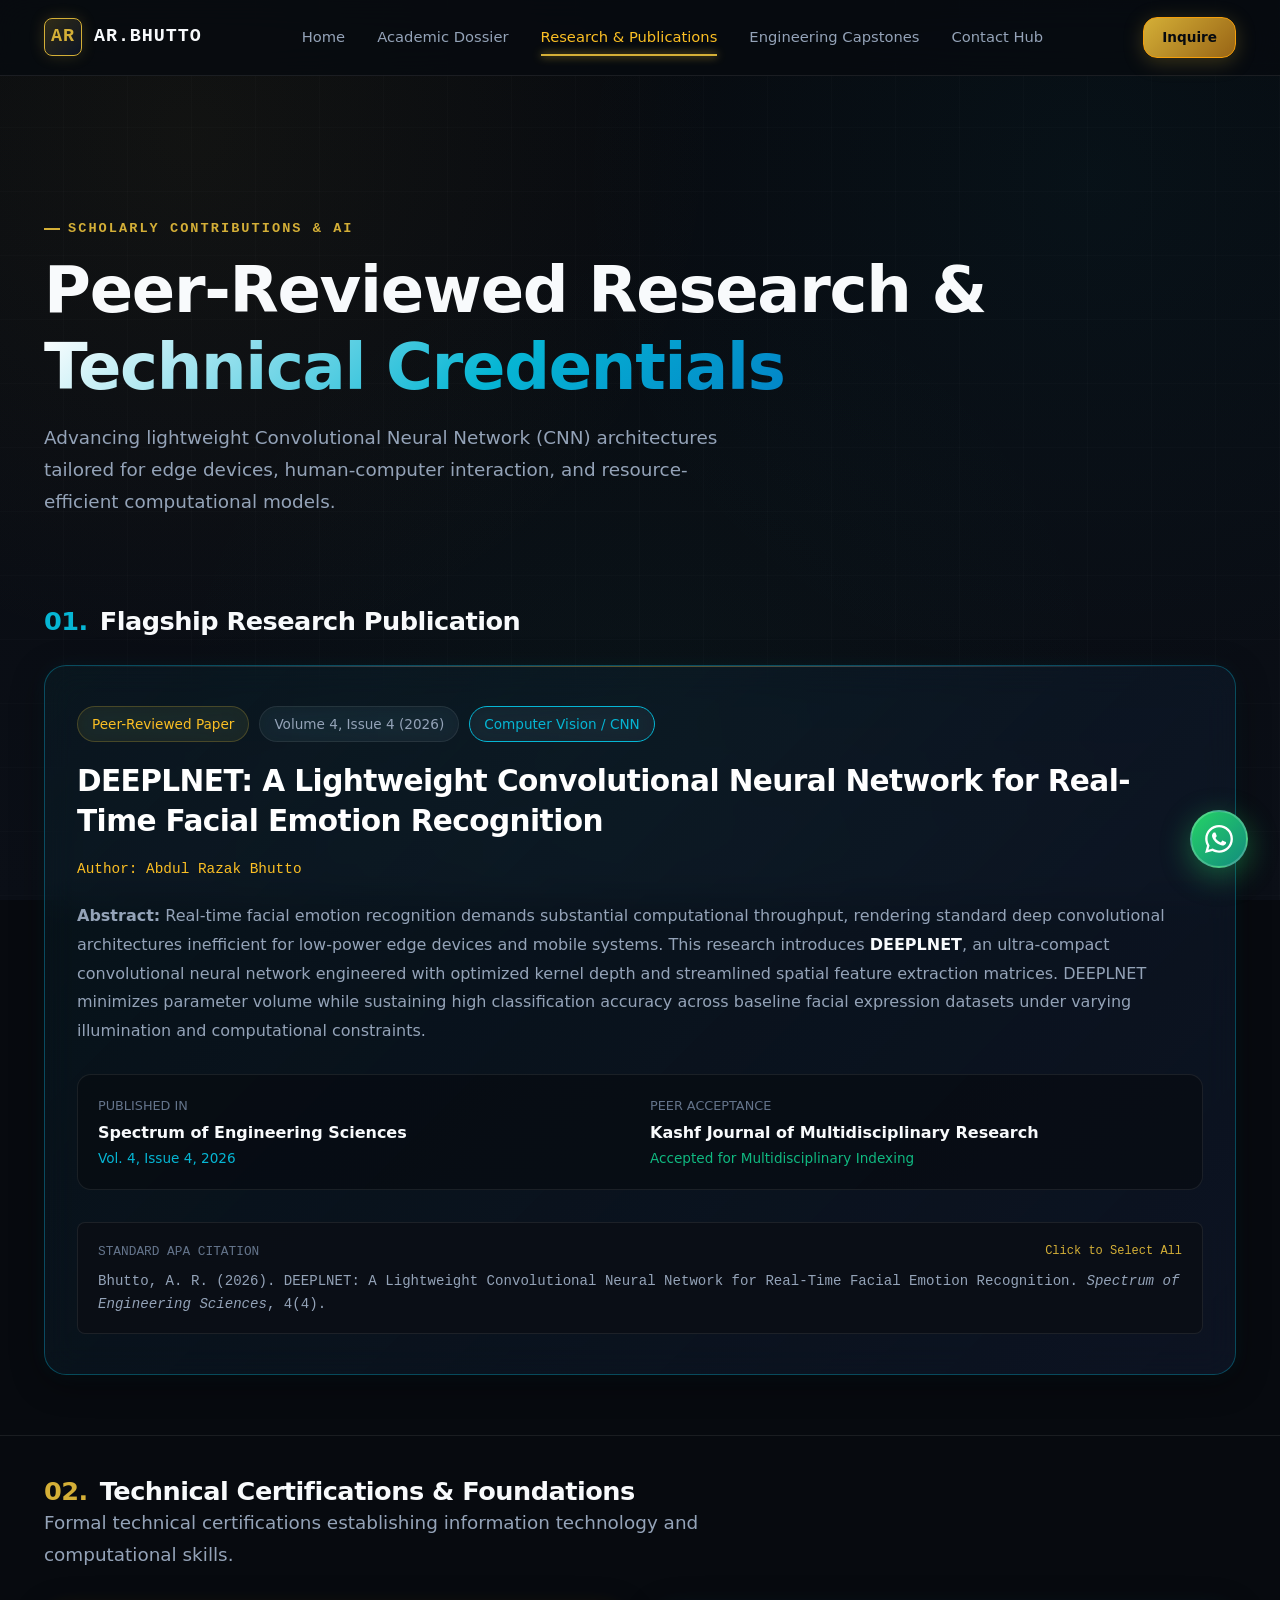
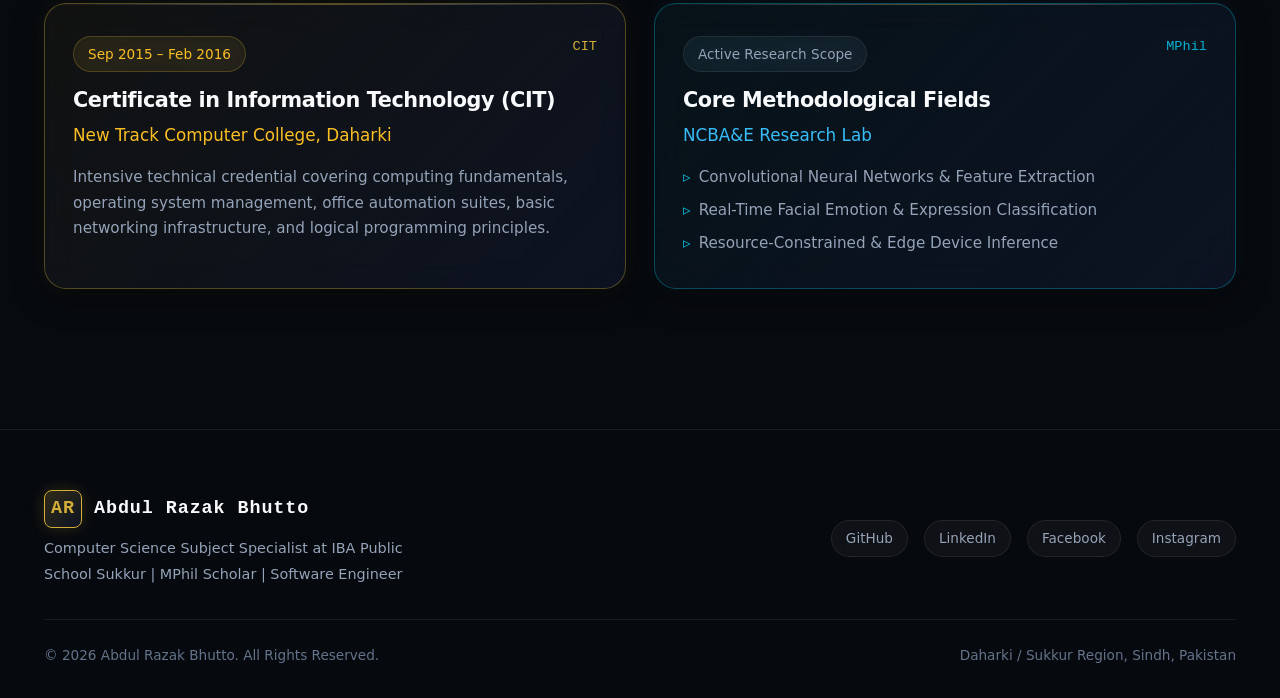
<file: research.html>
<!DOCTYPE html>
<html lang="en">

    <head>
        <meta charset="UTF-8">
        <meta name="viewport" content="width=device-width, initial-scale=1.0">
        <meta http-equiv="X-UA-Compatible" content="IE=edge">
        <title>Research & Publications | Abdul Razak Bhutto</title>
        <meta name="description"
            content="Peer-reviewed computer vision research, DEEPLNET convolutional neural network publication, academic citations, and IT certifications of Abdul Razak Bhutto.">
        <meta name="author" content="Abdul Razak Bhutto">

        <!-- Open Graph & Social Metadata -->
        <meta property="og:title" content="Research & Publications | Abdul Razak Bhutto">
        <meta property="og:description"
            content="DEEPLNET: A Lightweight Convolutional Neural Network for Real-Time Facial Emotion Recognition, citations, and certifications.">
        <meta property="og:type" content="website">

        <!-- Dynamic Favicon Link -->
        <link rel="icon" type="image/png" href="[data-uri]">

        <!-- Luxury Core Stylesheets -->
        <link rel="stylesheet" href="css/luxury-core.css">
        <link rel="stylesheet" href="css/glassmorphism.css">
        <link rel="stylesheet" href="css/components.css">
        <link rel="stylesheet" href="css/animations.css">
    </head>

    <body>

        <!-- Viewport Scroll Progress Bar -->
        <div id="scroll-progress"></div>

        <!-- Toast Notification Container -->
        <div id="toast-container" role="status" aria-live="polite"
            style="position: fixed; top: 90px; right: 24px; z-index: 9999; display: flex; flex-direction: column; align-items: flex-end;">
        </div>

        <!-- Sticky Luxury Frosted Glass Navbar -->
        <header class="navbar">
            <div class="container nav-container">
                <a href="index.html" class="nav-brand" aria-label="Abdul Razak Bhutto Homepage">
                    <span class="nav-monogram">AR</span>
                    <span>AR.BHUTTO</span>
                </a>

                <!-- Navigation Links -->
                <nav class="nav-menu" aria-label="Primary Navigation">
                    <a href="index.html" class="nav-link">Home</a>
                    <a href="about.html" class="nav-link">Academic Dossier</a>
                    <a href="research.html" class="nav-link active">Research & Publications</a>
                    <a href="projects.html" class="nav-link">Engineering Capstones</a>
                    <a href="contact.html" class="nav-link">Contact Hub</a>
                </nav>

                <!-- Action Button & Hamburger Toggle -->
                <div style="display: flex; align-items: center; gap: 16px;">
                    <a href="contact.html" class="btn btn-gold"
                        style="padding: 8px 18px; font-size: 0.85rem;">Inquire</a>
                    <button class="nav-toggle" aria-label="Toggle Navigation Menu" aria-expanded="false">
                        <span class="nav-toggle-bar"></span>
                        <span class="nav-toggle-bar"></span>
                        <span class="nav-toggle-bar"></span>
                    </button>
                </div>
            </div>
        </header>

        <!-- Main Content Wrapper -->
        <main style="padding-top: calc(var(--nav-height) + 40px);">

            <!-- Section: Header Overview -->
            <section class="section" style="padding-bottom: 40px;">
                <div class="container">
                    <div class="section-header reveal-fade-up">
                        <div class="section-eyebrow">Scholarly Contributions & AI</div>
                        <h1 class="section-title">Peer-Reviewed Research & <span class="text-gradient-cyan">Technical
                                Credentials</span></h1>
                        <p class="section-subtitle">
                            Advancing lightweight Convolutional Neural Network (CNN) architectures tailored for edge
                            devices, human-computer interaction, and resource-efficient computational models.
                        </p>
                    </div>
                </div>
            </section>

            <!-- Section: Flagship Publication (DEEPLNET) -->
            <section class="section" style="padding-top: 0; padding-bottom: 60px;" aria-label="Flagship Publication">
                <div class="container">
                    <div class="reveal-fade-up" style="margin-bottom: 28px;">
                        <h2 style="font-size: 1.6rem; display: flex; align-items: center; gap: 12px;">
                            <span style="color: var(--accent-cyan);">01.</span> Flagship Research Publication
                        </h2>
                    </div>

                    <div class="glass-card-cyan reveal-fade-up delay-100 tilt-card" style="padding: 40px 32px;">
                        <div
                            style="display: flex; flex-wrap: wrap; gap: 10px; margin-bottom: 20px; align-items: center;">
                            <span class="glass-pill glass-pill-gold">Peer-Reviewed Paper</span>
                            <span class="glass-pill">Volume 4, Issue 4 (2026)</span>
                            <span class="glass-pill"
                                style="border-color: var(--accent-cyan); color: var(--accent-cyan);">Computer Vision /
                                CNN</span>
                        </div>

                        <h3
                            style="font-size: clamp(1.4rem, 2.5vw, 1.85rem); margin-bottom: 16px; line-height: 1.35; color: #ffffff;">
                            DEEPLNET: A Lightweight Convolutional Neural Network for Real-Time Facial Emotion
                            Recognition
                        </h3>

                        <div
                            style="font-family: var(--font-mono); font-size: 0.9rem; color: var(--text-gold); margin-bottom: 20px;">
                            Author: Abdul Razak Bhutto
                        </div>

                        <p
                            style="font-size: 1rem; line-height: 1.8; margin-bottom: 28px; color: var(--text-secondary);">
                            <strong>Abstract:</strong> Real-time facial emotion recognition demands substantial
                            computational throughput, rendering standard deep convolutional architectures inefficient
                            for low-power edge devices and mobile systems. This research introduces <strong
                                style="color: var(--text-primary);">DEEPLNET</strong>, an ultra-compact convolutional
                            neural network engineered with optimized kernel depth and streamlined spatial feature
                            extraction matrices. DEEPLNET minimizes parameter volume while sustaining high
                            classification accuracy across baseline facial expression datasets under varying
                            illumination and computational constraints.
                        </p>

                        <!-- Publication Venue Grid -->
                        <div
                            style="display: grid; grid-template-columns: repeat(auto-fit, minmax(280px, 1fr)); gap: 20px; margin-bottom: 32px; background: rgba(7, 10, 15, 0.6); padding: 20px; border-radius: var(--radius-md); border: 1px solid var(--glass-border);">
                            <div>
                                <div
                                    style="font-size: 0.8rem; color: var(--text-muted); text-transform: uppercase; margin-bottom: 4px;">
                                    Published In</div>
                                <div style="font-weight: 600; color: var(--text-primary);">Spectrum of Engineering
                                    Sciences</div>
                                <div style="font-size: 0.85rem; color: var(--accent-cyan);">Vol. 4, Issue 4, 2026</div>
                            </div>
                            <div>
                                <div
                                    style="font-size: 0.8rem; color: var(--text-muted); text-transform: uppercase; margin-bottom: 4px;">
                                    Peer Acceptance</div>
                                <div style="font-weight: 600; color: var(--text-primary);">Kashf Journal of
                                    Multidisciplinary Research</div>
                                <div style="font-size: 0.85rem; color: var(--accent-emerald);">Accepted for
                                    Multidisciplinary Indexing</div>
                            </div>
                        </div>

                        <!-- Citation Block -->
                        <div
                            style="background: rgba(11, 15, 23, 0.95); border: 1px solid var(--glass-border); border-radius: var(--radius-sm); padding: 18px 20px;">
                            <div
                                style="display: flex; justify-content: space-between; align-items: center; margin-bottom: 8px;">
                                <span
                                    style="font-family: var(--font-mono); font-size: 0.8rem; color: var(--text-muted); text-transform: uppercase;">Standard
                                    APA Citation</span>
                                <span
                                    style="font-family: var(--font-mono); font-size: 0.75rem; color: var(--accent-gold);">Click
                                    to Select All</span>
                            </div>
                            <code
                                style="font-family: var(--font-mono); font-size: 0.88rem; color: var(--text-secondary); line-height: 1.6; display: block; word-break: break-word; user-select: all;">
              Bhutto, A. R. (2026). DEEPLNET: A Lightweight Convolutional Neural Network for Real-Time Facial Emotion Recognition. <em>Spectrum of Engineering Sciences</em>, 4(4).
            </code>
                        </div>
                    </div>
                </div>
            </section>

            <!-- Section: Technical Certifications -->
            <section class="section"
                style="padding-top: 40px; padding-bottom: 60px; border-top: 1px solid var(--glass-border);"
                aria-label="Certifications and Research Scope">
                <div class="container">
                    <div class="reveal-fade-up" style="margin-bottom: 32px;">
                        <h2 style="font-size: 1.6rem; display: flex; align-items: center; gap: 12px;">
                            <span style="color: var(--accent-gold);">02.</span> Technical Certifications & Foundations
                        </h2>
                        <p class="section-subtitle">Formal technical certifications establishing information technology
                            and computational skills.</p>
                    </div>

                    <div style="display: grid; grid-template-columns: repeat(auto-fit, minmax(320px, 1fr)); gap: 28px;">

                        <!-- Certification 1: CIT -->
                        <div class="glass-card-gold reveal-fade-up delay-100 tilt-card" style="padding: 32px 28px;">
                            <div
                                style="display: flex; justify-content: space-between; align-items: flex-start; margin-bottom: 16px;">
                                <span class="glass-pill glass-pill-gold">Sep 2015 – Feb 2016</span>
                                <span
                                    style="font-family: var(--font-mono); color: var(--accent-gold); font-size: 0.85rem;">CIT</span>
                            </div>
                            <h3 style="font-size: 1.3rem; margin-bottom: 8px;">Certificate in Information Technology
                                (CIT)</h3>
                            <p style="color: var(--text-gold); font-weight: 500; margin-bottom: 14px;">New Track
                                Computer College, Daharki</p>
                            <p style="font-size: 0.95rem; color: var(--text-secondary); line-height: 1.7;">
                                Intensive technical credential covering computing fundamentals, operating system
                                management, office automation suites, basic networking infrastructure, and logical
                                programming principles.
                            </p>
                        </div>

                        <!-- Academic Research Focus Matrix -->
                        <div class="glass-card-cyan reveal-fade-up delay-200 tilt-card" style="padding: 32px 28px;">
                            <div
                                style="display: flex; justify-content: space-between; align-items: flex-start; margin-bottom: 16px;">
                                <span class="glass-pill">Active Research Scope</span>
                                <span
                                    style="font-family: var(--font-mono); color: var(--accent-cyan); font-size: 0.85rem;">MPhil</span>
                            </div>
                            <h3 style="font-size: 1.3rem; margin-bottom: 8px;">Core Methodological Fields</h3>
                            <p style="color: var(--text-cyan); font-weight: 500; margin-bottom: 14px;">NCBA&E Research
                                Lab</p>
                            <ul
                                style="font-size: 0.95rem; color: var(--text-secondary); display: flex; flex-direction: column; gap: 8px;">
                                <li style="display: flex; align-items: center; gap: 8px;">
                                    <span style="color: var(--accent-cyan);">▹</span> Convolutional Neural Networks &
                                    Feature Extraction
                                </li>
                                <li style="display: flex; align-items: center; gap: 8px;">
                                    <span style="color: var(--accent-cyan);">▹</span> Real-Time Facial Emotion &
                                    Expression Classification
                                </li>
                                <li style="display: flex; align-items: center; gap: 8px;">
                                    <span style="color: var(--accent-cyan);">▹</span> Resource-Constrained & Edge Device
                                    Inference
                                </li>
                            </ul>
                        </div>

                    </div>
                </div>
            </section>

        </main>

        <!-- Global Frosted Luxury Footer -->
        <footer class="footer">
            <div class="container">
                <div class="footer-content">
                    <div>
                        <div class="nav-brand" style="margin-bottom: 8px;">
                            <span class="nav-monogram">AR</span>
                            <span>Abdul Razak Bhutto</span>
                        </div>
                        <p style="font-size: 0.9rem; max-width: 400px;">
                            Computer Science Subject Specialist at IBA Public School Sukkur | MPhil Scholar | Software
                            Engineer
                        </p>
                    </div>

                    <div style="display: flex; gap: 16px; flex-wrap: wrap;">
                        <a href="https://github.com/Abdul-Razak-B/" target="_blank" rel="noopener noreferrer"
                            class="glass-pill">GitHub</a>
                        <a href="https://www.linkedin.com/in/abdul-razak-19ba0927b/" target="_blank"
                            rel="noopener noreferrer" class="glass-pill">LinkedIn</a>
                        <a href="https://web.facebook.com/abdulrazak.00786/" target="_blank" rel="noopener noreferrer"
                            class="glass-pill">Facebook</a>
                        <a href="https://www.instagram.com/abdulrazak.00786/" target="_blank" rel="noopener noreferrer"
                            class="glass-pill">Instagram</a>
                    </div>
                </div>

                <div class="footer-bottom">
                    <div>
                        &copy; <span id="current-year">2026</span> Abdul Razak Bhutto. All Rights Reserved.
                    </div>
                    <div>
                        Daharki / Sukkur Region, Sindh, Pakistan
                    </div>
                </div>
            </div>
        </footer>

        <!-- Floating Action WhatsApp Bridge Button -->
        <a href="https://wa.me/923090609391?text=%D8%A7%D9%84%D8%B3%D9%84%D8%A7%D9%85%20%D8%B9%D9%84%D9%8A%D9%83%D9%85%20Mr.%20Abdul%20Razak%20Bhutto%2C%20I%20am%20reaching%20out%20regarding%20your%20Research%20and%20DEEPLNET%20Publication."
            target="_blank" rel="noopener noreferrer" class="floating-whatsapp"
            aria-label="Connect directly on WhatsApp">
            <svg width="28" height="28" viewBox="0 0 24 24" fill="currentColor">
                <path
                    d="M.057 24l1.687-6.163c-1.041-1.804-1.588-3.849-1.587-5.946.003-6.556 5.338-11.891 11.893-11.891 3.181.001 6.167 1.24 8.413 3.488 2.245 2.248 3.481 5.236 3.48 8.414-.003 6.557-5.338 11.892-11.893 11.892-1.99-.001-3.951-.5-5.688-1.448l-6.305 1.654zm6.597-3.807c1.676.995 3.276 1.591 5.392 1.592 5.448 0 9.886-4.434 9.889-9.885.002-5.462-4.415-9.89-9.881-9.892-5.452 0-9.887 4.434-9.889 9.884-.001 2.225.651 3.891 1.746 5.634l-.999 3.648 3.742-.981zm11.387-5.464c-.074-.124-.272-.198-.57-.347-.297-.149-1.758-.868-2.031-.967-.272-.099-.47-.149-.669.149-.198.297-.768.967-.941 1.165-.173.198-.347.223-.644.074-.297-.149-1.255-.462-2.39-1.475-.883-.788-1.48-1.761-1.653-2.059-.173-.297-.018-.458.13-.606.134-.133.297-.347.446-.521.151-.172.2-.296.3-.495.099-.198.05-.372-.025-.521-.075-.148-.669-1.611-.916-2.206-.242-.579-.487-.501-.669-.51l-.57-.01c-.198 0-.52.074-.792.372s-1.04 1.016-1.04 2.479 1.065 2.876 1.213 3.074c.149.198 2.095 3.2 5.076 4.487.709.306 1.263.489 1.694.626.712.226 1.36.194 1.872.118.571-.085 1.758-.719 2.006-1.413.248-.695.248-1.29.173-1.414z" />
            </svg>
        </a>

        <!-- Script Modules -->
        <script src="js/favicon.js"></script>
        <script src="js/cursor.js"></script>
        <script src="js/tilt-gallery.js"></script>
        <script src="js/contact-bridge.js"></script>
        <script src="js/main.js"></script>
    </body>

</html>
</file>
<file: css/luxury-core.css>
/* ==========================================================================
   LUXURY CORE STYLESHEET (AUDITED & PRODUCTION TESTED)
   Author: Abdul Razak Bhutto
   Role: Computer Science Subject Specialist | MPhil Scholar
   Architecture: Zero-Dependency Vanilla CSS Custom Properties & Base Tokens
   ========================================================================== */

/* --------------------------------------------------------------------------
   1. DESIGN TOKENS & SYSTEM VARIABLES
   -------------------------------------------------------------------------- */
:root {
    /* Obsidian & Charcoal Base Canvas Palette */
    --bg-primary: #070a0f;
    --bg-secondary: #0b0f17;
    --bg-surface: #0f172a;
    --bg-surface-elevated: #1e293b;
    --bg-surface-accent: rgba(15, 23, 42, 0.75);

    /* Frosted Glass Custom Properties */
    --glass-bg: rgba(15, 23, 42, 0.65);
    --glass-bg-hover: rgba(30, 41, 59, 0.8);
    --glass-bg-subtle: rgba(255, 255, 255, 0.03);
    --glass-border: rgba(255, 255, 255, 0.08);
    --glass-border-light: rgba(255, 255, 255, 0.15);
    --glass-border-gold: rgba(212, 175, 55, 0.35);
    --glass-border-cyan: rgba(6, 182, 212, 0.35);
    --glass-blur: blur(16px);
    --glass-blur-heavy: blur(24px);
    --glass-shadow: 0 8px 32px 0 rgba(0, 0, 0, 0.45);
    --glass-shadow-glow: 0 12px 40px 0 rgba(212, 175, 55, 0.12);

    /* Luxury Accents & Metallics */
    --accent-gold: #d4af37;
    --accent-gold-light: #f59e0b;
    --accent-gold-dark: #996515;
    --accent-gold-glow: rgba(212, 175, 55, 0.25);
    --accent-gold-subtle: rgba(212, 175, 55, 0.08);

    --accent-cyan: #06b6d4;
    --accent-cyan-glow: rgba(6, 182, 212, 0.25);
    --accent-emerald: #10b981;
    --accent-emerald-glow: rgba(16, 185, 129, 0.25);
    --accent-crimson: #ef4444;

    /* Typography Colors */
    --text-primary: #f8fafc;
    --text-secondary: #94a3b8;
    --text-muted: #64748b;
    --text-gold: #fbbf24;
    --text-cyan: #38bdf8;

    /* Typography Stacks */
    --font-sans: system-ui, -apple-system, BlinkMacSystemFont, "Segoe UI", Roboto, "Helvetica Neue", Arial, sans-serif;
    --font-mono: "Fira Code", "JetBrains Mono", "SF Mono", Consolas, "Courier New", monospace;
    --font-serif: "Playfair Display", Georgia, "Times New Roman", serif;

    /* Sizing, Spacing & Layout */
    --nav-height: 76px;
    --container-max: 1240px;
    --container-narrow: 860px;
    --section-padding-y: 96px;
    --section-padding-x: 24px;

    /* Radii */
    --radius-xs: 4px;
    --radius-sm: 8px;
    --radius-md: 14px;
    --radius-lg: 22px;
    --radius-xl: 32px;
    --radius-full: 9999px;

    /* Transitions & Curves */
    --transition-fast: 0.15s cubic-bezier(0.4, 0, 0.2, 1);
    --transition-smooth: 0.3s cubic-bezier(0.4, 0, 0.2, 1);
    --transition-slow: 0.6s cubic-bezier(0.16, 1, 0.3, 1);
    --transition-spring: 0.5s cubic-bezier(0.34, 1.56, 0.64, 1);
}

/* --------------------------------------------------------------------------
   2. CSS RESET & GLOBAL NORMALIZE
   -------------------------------------------------------------------------- */
*,
*::before,
*::after {
    box-sizing: border-box;
    margin: 0;
    padding: 0;
}

html {
    font-size: 16px;
    scroll-behavior: smooth;
    -webkit-text-size-adjust: 100%;
    text-rendering: optimizeLegibility;
    -webkit-font-smoothing: antialiased;
    -moz-osx-font-smoothing: grayscale;
}

body {
    min-height: 100vh;
    background-color: var(--bg-primary);
    color: var(--text-primary);
    font-family: var(--font-sans);
    font-size: 1rem;
    line-height: 1.65;
    overflow-x: hidden;
    position: relative;
}

/* Valid Standard Selection Syntax */
::selection {
    background-color: var(--accent-gold);
    color: var(--bg-primary);
}

::-moz-selection {
    background-color: var(--accent-gold);
    color: var(--bg-primary);
}

img,
svg,
picture,
video {
    display: block;
    max-width: 100%;
    height: auto;
}

input,
button,
textarea,
select {
    font: inherit;
    color: inherit;
}

a {
    color: inherit;
    text-decoration: none;
    transition: var(--transition-smooth);
}

ul,
ol {
    list-style: none;
}

/* --------------------------------------------------------------------------
   3. LUXURY BACKGROUND MESH & ATMOSPHERIC GLOW
   -------------------------------------------------------------------------- */
body::before {
    content: "";
    position: fixed;
    top: 0;
    left: 0;
    width: 100vw;
    height: 100vh;
    background:
        radial-gradient(circle at 15% 15%, rgba(212, 175, 55, 0.05) 0%, transparent 40%),
        radial-gradient(circle at 85% 20%, rgba(6, 182, 212, 0.04) 0%, transparent 40%),
        radial-gradient(circle at 50% 80%, rgba(16, 185, 129, 0.03) 0%, transparent 50%),
        linear-gradient(180deg, var(--bg-primary) 0%, var(--bg-secondary) 100%);
    pointer-events: none;
    z-index: -2;
    transform: translateZ(0);
}

/* Architectural Grid Texture */
body::after {
    content: "";
    position: fixed;
    top: 0;
    left: 0;
    width: 100vw;
    height: 100vh;
    background-image:
        linear-gradient(rgba(255, 255, 255, 0.015) 1px, transparent 1px),
        linear-gradient(90deg, rgba(255, 255, 255, 0.015) 1px, transparent 1px);
    background-size: 64px 64px;
    background-position: -1px -1px;
    pointer-events: none;
    z-index: -1;
    transform: translateZ(0);
}

/* --------------------------------------------------------------------------
   4. LAYOUT & CONTAINER PRIMITIVES
   -------------------------------------------------------------------------- */
.container {
    width: 100%;
    max-width: var(--container-max);
    margin-left: auto;
    margin-right: auto;
    padding-left: var(--section-padding-x);
    padding-right: var(--section-padding-x);
}

.container-narrow {
    width: 100%;
    max-width: var(--container-narrow);
    margin-left: auto;
    margin-right: auto;
    padding-left: var(--section-padding-x);
    padding-right: var(--section-padding-x);
}

.section {
    padding-top: var(--section-padding-y);
    padding-bottom: var(--section-padding-y);
    position: relative;
}

.section-hero {
    min-height: 100vh;
    display: flex;
    align-items: center;
    padding-top: calc(var(--nav-height) + 40px);
    padding-bottom: 60px;
}

/* --------------------------------------------------------------------------
   5. LUXURY TYPOGRAPHY SYSTEM
   -------------------------------------------------------------------------- */
h1,
h2,
h3,
h4,
h5,
h6 {
    color: var(--text-primary);
    font-weight: 700;
    line-height: 1.2;
    letter-spacing: -0.02em;
}

h1 {
    font-size: clamp(2.4rem, 5vw, 4rem);
    font-weight: 800;
}

h2 {
    font-size: clamp(1.8rem, 3.5vw, 2.75rem);
}

h3 {
    font-size: clamp(1.3rem, 2.2vw, 1.75rem);
}

h4 {
    font-size: 1.25rem;
}

p {
    color: var(--text-secondary);
    font-size: 1.05rem;
    line-height: 1.75;
}

.text-gold {
    color: var(--text-gold);
}

.text-cyan {
    color: var(--text-cyan);
}

.text-muted {
    color: var(--text-muted);
}

.text-gradient-gold {
    background: linear-gradient(135deg, #ffffff 0%, var(--accent-gold) 50%, var(--accent-gold-light) 100%);
    -webkit-background-clip: text;
    -webkit-text-fill-color: transparent;
    background-clip: text;
}

.text-gradient-cyan {
    background: linear-gradient(135deg, #ffffff 0%, var(--accent-cyan) 60%, #0284c7 100%);
    -webkit-background-clip: text;
    -webkit-text-fill-color: transparent;
    background-clip: text;
}

.section-header {
    margin-bottom: 48px;
    position: relative;
}

.section-eyebrow {
    display: inline-flex;
    align-items: center;
    gap: 8px;
    font-family: var(--font-mono);
    font-size: 0.85rem;
    font-weight: 600;
    color: var(--accent-gold);
    text-transform: uppercase;
    letter-spacing: 0.15em;
    margin-bottom: 12px;
}

.section-eyebrow::before {
    content: "";
    width: 16px;
    height: 2px;
    background-color: var(--accent-gold);
}

.section-title {
    margin-bottom: 16px;
}

.section-subtitle {
    max-width: 680px;
    font-size: 1.15rem;
}

/* --------------------------------------------------------------------------
   6. ACCESSIBILITY OVERRIDES (Reduced Motion)
   -------------------------------------------------------------------------- */
@media (prefers-reduced-motion: reduce) {

    *,
    *::before,
    *::after {
        animation-duration: 0.01ms !important;
        animation-iteration-count: 1 !important;
        transition-duration: 0.01ms !important;
        scroll-behavior: auto !important;
    }
}
</file>
<file: css/glassmorphism.css>
/* ==========================================================================
   GLASSMORPHISM & SPECULAR LIGHTING STYLESHEET
   Author: Abdul Razak Bhutto
   Role: Computer Science Subject Specialist | MPhil Scholar
   Architecture: Layered Translucent Surfaces, Frosted Backdrops & Light Borders
   ========================================================================== */

/* --------------------------------------------------------------------------
   1. CORE FROSTED GLASS SURFACES
   -------------------------------------------------------------------------- */
.glass-panel {
    background: var(--glass-bg);
    backdrop-filter: var(--glass-blur);
    -webkit-backdrop-filter: var(--glass-blur);
    border: 1px solid var(--glass-border);
    box-shadow: var(--glass-shadow);
    border-radius: var(--radius-lg);
    position: relative;
    overflow: hidden;
    transition: var(--transition-smooth);
}

.glass-panel-elevated {
    background: var(--glass-bg-hover);
    backdrop-filter: var(--glass-blur-heavy);
    -webkit-backdrop-filter: var(--glass-blur-heavy);
    border: 1px solid var(--glass-border-light);
    box-shadow: 0 16px 40px 0 rgba(0, 0, 0, 0.55);
    border-radius: var(--radius-lg);
    position: relative;
    overflow: hidden;
}

.glass-panel-subtle {
    background: var(--glass-bg-subtle);
    backdrop-filter: blur(8px);
    -webkit-backdrop-filter: blur(8px);
    border: 1px solid var(--glass-border);
    border-radius: var(--radius-md);
}

/* --------------------------------------------------------------------------
   2. LUXURY ACCENT GLASS VARIANTS
   -------------------------------------------------------------------------- */
.glass-card-gold {
    background: linear-gradient(135deg,
            rgba(212, 175, 55, 0.05) 0%,
            rgba(15, 23, 42, 0.7) 100%);
    backdrop-filter: var(--glass-blur);
    -webkit-backdrop-filter: var(--glass-blur);
    border: 1px solid var(--glass-border-gold);
    box-shadow: var(--glass-shadow), 0 0 20px 0 rgba(212, 175, 55, 0.08);
    border-radius: var(--radius-lg);
    transition: var(--transition-smooth);
}

.glass-card-gold:hover {
    border-color: rgba(212, 175, 55, 0.6);
    box-shadow: var(--glass-shadow), 0 0 30px 0 rgba(212, 175, 55, 0.2);
    transform: translateY(-4px);
}

.glass-card-cyan {
    background: linear-gradient(135deg,
            rgba(6, 182, 212, 0.05) 0%,
            rgba(15, 23, 42, 0.7) 100%);
    backdrop-filter: var(--glass-blur);
    -webkit-backdrop-filter: var(--glass-blur);
    border: 1px solid var(--glass-border-cyan);
    box-shadow: var(--glass-shadow), 0 0 20px 0 rgba(6, 182, 212, 0.08);
    border-radius: var(--radius-lg);
    transition: var(--transition-smooth);
}

.glass-card-cyan:hover {
    border-color: rgba(6, 182, 212, 0.6);
    box-shadow: var(--glass-shadow), 0 0 30px 0 rgba(6, 182, 212, 0.2);
    transform: translateY(-4px);
}

/* --------------------------------------------------------------------------
   3. SPECULAR LIGHT SHIMMER & GRADIENT BORDER ACCENTS
   -------------------------------------------------------------------------- */
.glass-panel::before,
.glass-card-gold::before,
.glass-card-cyan::before {
    content: "";
    position: absolute;
    top: 0;
    left: 0;
    right: 0;
    height: 1px;
    background: linear-gradient(90deg,
            transparent 0%,
            rgba(255, 255, 255, 0.2) 30%,
            rgba(212, 175, 55, 0.4) 50%,
            rgba(255, 255, 255, 0.2) 70%,
            transparent 100%);
    pointer-events: none;
}

/* Dynamic Radial Cursor Spotlight Overlay (Injected via JS) */
.glass-spotlight {
    position: relative;
}

.glass-spotlight::after {
    content: "";
    position: absolute;
    top: 0;
    left: 0;
    right: 0;
    bottom: 0;
    background: radial-gradient(600px circle at var(--mouse-x, 50%) var(--mouse-y, 50%),
            rgba(212, 175, 55, 0.12),
            transparent 40%);
    opacity: 0;
    transition: opacity 0.4s ease;
    pointer-events: none;
    border-radius: inherit;
    z-index: 1;
}

.glass-spotlight:hover::after {
    opacity: 1;
}

/* --------------------------------------------------------------------------
   4. GLASS PILL BADGES & CHIPS
   -------------------------------------------------------------------------- */
.glass-pill {
    display: inline-flex;
    align-items: center;
    gap: 8px;
    padding: 6px 14px;
    background: rgba(255, 255, 255, 0.04);
    backdrop-filter: blur(10px);
    -webkit-backdrop-filter: blur(10px);
    border: 1px solid var(--glass-border);
    border-radius: var(--radius-full);
    font-size: 0.85rem;
    font-weight: 500;
    color: var(--text-secondary);
    transition: var(--transition-fast);
}

.glass-pill:hover {
    background: rgba(255, 255, 255, 0.08);
    border-color: var(--glass-border-light);
    color: var(--text-primary);
}

.glass-pill-gold {
    background: rgba(212, 175, 55, 0.08);
    border: 1px solid rgba(212, 175, 55, 0.25);
    color: var(--text-gold);
}

.glass-pill-gold:hover {
    background: rgba(212, 175, 55, 0.15);
    border-color: var(--accent-gold);
}

/* --------------------------------------------------------------------------
   5. BACKDROP BLUR FALLBACKS FOR OLDER ENGINES
   -------------------------------------------------------------------------- */
@supports not (backdrop-filter: blur(16px)) {

    .glass-panel,
    .glass-panel-elevated,
    .glass-card-gold,
    .glass-card-cyan,
    .glass-pill {
        background-color: #0d1525;
    }
}
</file>
<file: css/components.css>
/* ==========================================================================
   UI COMPONENTS & INTERACTIVE ELEMENTS STYLESHEET (AUDITED & ACCESSIBLE)
   Author: Abdul Razak Bhutto
   Role: Computer Science Subject Specialist | MPhil Scholar
   Architecture: High-Performance, Zero-Dependency UI Systems
   ========================================================================== */

/* --------------------------------------------------------------------------
   1. CUSTOM LUXURY SCROLLBARS & PROGRESS TRACKER
   -------------------------------------------------------------------------- */
/* WebKit (Chrome, Safari, Edge) */
::-webkit-scrollbar {
    width: 8px;
    height: 8px;
}

::-webkit-scrollbar-track {
    background: var(--bg-primary);
}

::-webkit-scrollbar-thumb {
    background: linear-gradient(180deg, var(--bg-surface-elevated) 0%, var(--accent-gold-dark) 100%);
    border-radius: var(--radius-full);
    border: 2px solid var(--bg-primary);
}

::-webkit-scrollbar-thumb:hover {
    background: var(--accent-gold);
}

/* Firefox Standards */
html {
    scrollbar-width: thin;
    scrollbar-color: var(--accent-gold-dark) var(--bg-primary);
}

/* Scroll Progress Tracker */
#scroll-progress {
    position: fixed;
    top: 0;
    left: 0;
    height: 3px;
    width: 0%;
    background: linear-gradient(90deg, var(--accent-gold) 0%, var(--accent-cyan) 100%);
    z-index: 10001;
    pointer-events: none;
    transform: translateZ(0);
    transition: width 0.05s linear;
}

/* --------------------------------------------------------------------------
   2. PHYSICS LERP CUSTOM CURSOR (Desktop Only)
   -------------------------------------------------------------------------- */
.cursor-dot,
.cursor-ring {
    pointer-events: none;
    position: fixed;
    top: 0;
    left: 0;
    border-radius: 50%;
    z-index: 10000;
    user-select: none;
    touch-action: none;
    transform: translate3d(-100px, -100px, 0);
    opacity: 0;
    transition: opacity 0.3s ease;
}

.cursor-dot {
    width: 6px;
    height: 6px;
    background-color: var(--accent-gold);
    box-shadow: 0 0 10px var(--accent-gold);
}

.cursor-ring {
    width: 34px;
    height: 34px;
    border: 1px solid var(--accent-gold);
    background: rgba(212, 175, 55, 0.04);
    transition: width 0.25s cubic-bezier(0.16, 1, 0.3, 1),
        height 0.25s cubic-bezier(0.16, 1, 0.3, 1),
        background-color 0.25s ease,
        border-color 0.25s ease,
        opacity 0.3s ease;
}

.cursor-hover .cursor-ring,
.cursor-expanded {
    width: 56px;
    height: 56px;
    background: rgba(212, 175, 55, 0.12);
    border-color: var(--accent-gold-light);
    backdrop-filter: blur(2px);
    -webkit-backdrop-filter: blur(2px);
}

@media (hover: none) and (pointer: coarse) {

    .cursor-dot,
    .cursor-ring {
        display: none !important;
    }
}

/* --------------------------------------------------------------------------
   3. STICKY FROSTED GLASS NAVIGATION BAR
   -------------------------------------------------------------------------- */
.navbar {
    position: fixed;
    top: 0;
    left: 0;
    right: 0;
    height: var(--nav-height);
    background: rgba(7, 10, 15, 0.8);
    backdrop-filter: var(--glass-blur);
    -webkit-backdrop-filter: var(--glass-blur);
    border-bottom: 1px solid var(--glass-border);
    z-index: 1000;
    display: flex;
    align-items: center;
    transform: translateZ(0);
    transition: background-color 0.3s ease, border-color 0.3s ease, box-shadow 0.3s ease;
}

.navbar.nav-scrolled {
    background: rgba(7, 10, 15, 0.94);
    border-bottom-color: var(--glass-border-gold);
    box-shadow: 0 10px 30px rgba(0, 0, 0, 0.6);
}

.nav-container {
    display: flex;
    justify-content: space-between;
    align-items: center;
    width: 100%;
}

.nav-brand {
    display: flex;
    align-items: center;
    gap: 12px;
    font-family: var(--font-mono);
    font-size: 1.15rem;
    font-weight: 700;
    color: var(--text-primary);
    letter-spacing: 0.05em;
}

.nav-brand:focus-visible {
    outline: 2px solid var(--accent-gold);
    outline-offset: 4px;
    border-radius: var(--radius-xs);
}

.nav-monogram {
    width: 38px;
    height: 38px;
    background: linear-gradient(135deg, rgba(212, 175, 55, 0.2) 0%, rgba(15, 23, 42, 0.8) 100%);
    border: 1px solid var(--accent-gold);
    border-radius: var(--radius-sm);
    display: flex;
    align-items: center;
    justify-content: center;
    color: var(--accent-gold);
    font-weight: 800;
    box-shadow: 0 0 15px rgba(212, 175, 55, 0.2);
}

.nav-menu {
    display: flex;
    align-items: center;
    gap: 32px;
}

.nav-link {
    font-size: 0.92rem;
    font-weight: 500;
    color: var(--text-secondary);
    position: relative;
    padding: 6px 0;
}

.nav-link::after {
    content: "";
    position: absolute;
    bottom: 0;
    left: 0;
    width: 0%;
    height: 2px;
    background: var(--accent-gold);
    transition: width 0.3s cubic-bezier(0.4, 0, 0.2, 1);
    box-shadow: 0 0 8px var(--accent-gold);
}

.nav-link:hover,
.nav-link.active {
    color: var(--text-primary);
}

.nav-link.active::after,
.nav-link:hover::after {
    width: 100%;
}

.nav-link.active {
    color: var(--text-gold);
}

.nav-link:focus-visible {
    outline: 2px solid var(--accent-gold);
    outline-offset: 4px;
    border-radius: var(--radius-xs);
}

/* Mobile Navigation Hamburger Trigger */
.nav-toggle {
    display: none;
    background: transparent;
    border: none;
    cursor: pointer;
    padding: 8px;
    flex-direction: column;
    gap: 6px;
    z-index: 1001;
}

.nav-toggle:focus-visible {
    outline: 2px solid var(--accent-gold);
    border-radius: var(--radius-xs);
}

.nav-toggle-bar {
    width: 24px;
    height: 2px;
    background-color: var(--text-primary);
    border-radius: 2px;
    transition: var(--transition-smooth);
}

/* Mobile Responsive Drawer */
@media (max-width: 900px) {
    .nav-toggle {
        display: flex;
    }

    .nav-menu {
        position: fixed;
        top: var(--nav-height);
        left: 0;
        right: 0;
        height: calc(100vh - var(--nav-height));
        height: calc(100dvh - var(--nav-height));
        background: rgba(7, 10, 15, 0.96);
        backdrop-filter: var(--glass-blur-heavy);
        -webkit-backdrop-filter: var(--glass-blur-heavy);
        flex-direction: column;
        justify-content: flex-start;
        padding: 40px 24px calc(32px + env(safe-area-inset-bottom, 0px)) 24px;
        gap: 20px;
        transform: translateY(-100%);
        opacity: 0;
        pointer-events: none;
        overflow-y: auto;
        transition: transform 0.35s cubic-bezier(0.16, 1, 0.3, 1), opacity 0.3s ease;
        border-bottom: 1px solid var(--glass-border-gold);
        z-index: 999;
    }

    .nav-menu.open {
        transform: translateY(0);
        opacity: 1;
        pointer-events: auto;
    }

    .nav-link {
        font-size: 1.2rem;
        width: 100%;
        text-align: center;
        padding: 10px 0;
    }
}

/* --------------------------------------------------------------------------
   4. LUXURY BUTTONS & ACTIONS
   -------------------------------------------------------------------------- */
.btn {
    display: inline-flex;
    align-items: center;
    justify-content: center;
    gap: 10px;
    padding: 12px 26px;
    font-size: 0.95rem;
    font-weight: 600;
    border-radius: var(--radius-md);
    cursor: pointer;
    border: 1px solid transparent;
    transition: var(--transition-smooth);
    position: relative;
    overflow: hidden;
    text-decoration: none;
    transform: translateZ(0);
}

.btn:focus-visible {
    outline: 2px solid var(--accent-gold);
    outline-offset: 3px;
}

.btn-gold {
    background: linear-gradient(135deg, var(--accent-gold) 0%, var(--accent-gold-dark) 100%);
    color: var(--bg-primary);
    border-color: var(--accent-gold-light);
    box-shadow: 0 4px 20px rgba(212, 175, 55, 0.25);
}

.btn-gold:hover {
    transform: translateY(-2px) translateZ(0);
    box-shadow: 0 8px 30px rgba(212, 175, 55, 0.45);
    background: linear-gradient(135deg, var(--accent-gold-light) 0%, var(--accent-gold) 100%);
}

.btn-glass {
    background: rgba(255, 255, 255, 0.05);
    color: var(--text-primary);
    border-color: var(--glass-border);
    backdrop-filter: blur(10px);
    -webkit-backdrop-filter: blur(10px);
}

.btn-glass:hover {
    background: rgba(255, 255, 255, 0.1);
    border-color: var(--glass-border-gold);
    color: var(--text-gold);
    transform: translateY(-2px) translateZ(0);
}

.btn-whatsapp {
    background: linear-gradient(135deg, #25d366 0%, #128c7e 100%);
    color: #ffffff;
    border-color: rgba(255, 255, 255, 0.2);
    box-shadow: 0 4px 20px rgba(37, 211, 102, 0.3);
}

.btn-whatsapp:hover {
    transform: translateY(-2px) translateZ(0);
    box-shadow: 0 8px 30px rgba(37, 211, 102, 0.5);
}

/* Floating WhatsApp Bridge Badge */
.floating-whatsapp {
    position: fixed;
    bottom: 32px;
    right: 32px;
    width: 58px;
    height: 58px;
    background: linear-gradient(135deg, #25d366 0%, #128c7e 100%);
    border-radius: 50%;
    display: flex;
    align-items: center;
    justify-content: center;
    color: #ffffff;
    box-shadow: 0 8px 30px rgba(37, 211, 102, 0.4);
    border: 2px solid rgba(255, 255, 255, 0.2);
    z-index: 900;
    transform: translateZ(0);
    transition: transform 0.3s cubic-bezier(0.34, 1.56, 0.64, 1), box-shadow 0.3s ease;
}

.floating-whatsapp:hover {
    transform: scale(1.1) rotate(6deg) translateZ(0);
    box-shadow: 0 12px 40px rgba(37, 211, 102, 0.6);
}

.floating-whatsapp:focus-visible {
    outline: 2px solid #25d366;
    outline-offset: 4px;
}

/* --------------------------------------------------------------------------
   5. LIVE COMMAND LINE TERMINAL COMPONENT
   -------------------------------------------------------------------------- */
.terminal-card {
    background: rgba(11, 15, 23, 0.95);
    border: 1px solid var(--glass-border-gold);
    border-radius: var(--radius-lg);
    font-family: var(--font-mono);
    box-shadow: var(--glass-shadow), 0 0 30px rgba(0, 0, 0, 0.6);
    overflow: hidden;
    transform: translateZ(0);
}

.terminal-header {
    background: rgba(15, 23, 42, 0.85);
    padding: 12px 18px;
    border-bottom: 1px solid var(--glass-border);
    display: flex;
    align-items: center;
    justify-content: space-between;
}

.terminal-dots {
    display: flex;
    gap: 8px;
}

.terminal-dot {
    width: 12px;
    height: 12px;
    border-radius: 50%;
}

.dot-red {
    background: #ef4444;
}

.dot-yellow {
    background: #f59e0b;
}

.dot-green {
    background: #10b981;
}

.terminal-title {
    font-size: 0.82rem;
    color: var(--text-muted);
}

.terminal-body {
    padding: 24px;
    font-size: 0.92rem;
    line-height: 1.7;
    overflow-wrap: break-word;
    word-break: break-word;
}

.terminal-prompt {
    color: var(--accent-gold);
    margin-right: 8px;
}

.terminal-cursor {
    display: inline-block;
    width: 8px;
    height: 16px;
    background-color: var(--accent-gold);
    vertical-align: middle;
    animation: terminalBlink 1s infinite;
}

@keyframes terminalBlink {

    0%,
    100% {
        opacity: 1;
    }

    50% {
        opacity: 0;
    }
}

/* --------------------------------------------------------------------------
   6. GLOBAL FROSTED FOOTER
   -------------------------------------------------------------------------- */
.footer {
    background: rgba(7, 10, 15, 0.88);
    backdrop-filter: var(--glass-blur);
    -webkit-backdrop-filter: var(--glass-blur);
    border-top: 1px solid var(--glass-border);
    padding: 60px 0 32px 0;
    margin-top: 80px;
    transform: translateZ(0);
}

.footer-content {
    display: flex;
    justify-content: space-between;
    align-items: center;
    flex-wrap: wrap;
    gap: 24px;
    padding-bottom: 32px;
    border-bottom: 1px solid var(--glass-border);
}

.footer-bottom {
    display: flex;
    justify-content: space-between;
    align-items: center;
    flex-wrap: wrap;
    gap: 16px;
    padding-top: 24px;
    font-size: 0.85rem;
    color: var(--text-muted);
}
</file>
<file: css/animations.css>
/* ==========================================================================
   ANIMATIONS & 3D TRANSFORMS STYLESHEET (AUDITED & OPTIMIZED)
   Author: Abdul Razak Bhutto
   Role: Computer Science Subject Specialist | MPhil Scholar
   Architecture: GPU-Accelerated Keyframes, 3D Matrix Transforms & Reveal States
   ========================================================================== */

/* --------------------------------------------------------------------------
   1. CORE KEYFRAME DEFINITIONS
   -------------------------------------------------------------------------- */

/* Atmospheric Ambient Pulse */
@keyframes ambientPulse {

    0%,
    100% {
        transform: scale(1) translate3d(0, 0, 0);
        opacity: 0.4;
    }

    50% {
        transform: scale(1.08) translate3d(10px, -15px, 0);
        opacity: 0.7;
    }
}

/* Subtle Shimmer Sweep */
@keyframes borderShimmer {
    0% {
        background-position: -200% 0;
    }

    100% {
        background-position: 200% 0;
    }
}

/* Float Animation for Badges & Accents */
@keyframes luxuryFloat {

    0%,
    100% {
        transform: translateY(0px) rotate(0deg);
    }

    50% {
        transform: translateY(-8px) rotate(1deg);
    }
}

/* Dynamic Radial Radar Scan for Terminal Status */
@keyframes radarScan {
    0% {
        transform: scale(0.95);
        box-shadow: 0 0 0 0 rgba(16, 185, 129, 0.7);
    }

    70% {
        transform: scale(1);
        box-shadow: 0 0 0 10px rgba(16, 185, 129, 0);
    }

    100% {
        transform: scale(0.95);
        box-shadow: 0 0 0 0 rgba(16, 185, 129, 0);
    }
}

/* --------------------------------------------------------------------------
   2. 3D CARD PERSPECTIVE & HARDWARE-ACCELERATED TILT
   -------------------------------------------------------------------------- */
.tilt-card-container {
    perspective: 1200px;
    -webkit-perspective: 1200px;
    transform-style: preserve-3d;
    -webkit-transform-style: preserve-3d;
}

.tilt-card {
    transition: transform 0.15s ease-out, box-shadow 0.3s ease;
    transform-style: preserve-3d;
    -webkit-transform-style: preserve-3d;
    backface-visibility: hidden;
    -webkit-backface-visibility: hidden;
    will-change: transform, box-shadow;
}

.tilt-card-inner {
    transform: translateZ(30px);
    -webkit-transform: translateZ(30px);
    transform-style: preserve-3d;
    -webkit-transform-style: preserve-3d;
}

.tilt-card-badge {
    transform: translateZ(45px);
    -webkit-transform: translateZ(45px);
}

/* --------------------------------------------------------------------------
   3. STAGGERED SCROLL ENTRANCE REVEAL UTILITIES
   -------------------------------------------------------------------------- */
.reveal-fade-up {
    opacity: 0;
    transform: translate3d(0, 30px, 0);
    transition: opacity 0.8s cubic-bezier(0.16, 1, 0.3, 1), transform 0.8s cubic-bezier(0.16, 1, 0.3, 1);
    will-change: opacity, transform;
}

.reveal-fade-left {
    opacity: 0;
    transform: translate3d(-30px, 0, 0);
    transition: opacity 0.8s cubic-bezier(0.16, 1, 0.3, 1), transform 0.8s cubic-bezier(0.16, 1, 0.3, 1);
    will-change: opacity, transform;
}

.reveal-fade-right {
    opacity: 0;
    transform: translate3d(30px, 0, 0);
    transition: opacity 0.8s cubic-bezier(0.16, 1, 0.3, 1), transform 0.8s cubic-bezier(0.16, 1, 0.3, 1);
    will-change: opacity, transform;
}

.reveal-scale-in {
    opacity: 0;
    transform: scale(0.94) translate3d(0, 0, 0);
    transition: opacity 0.8s cubic-bezier(0.16, 1, 0.3, 1), transform 0.8s cubic-bezier(0.16, 1, 0.3, 1);
    will-change: opacity, transform;
}

/* Active Trigger Class Injected via IntersectionObserver */
.revealed {
    opacity: 1 !important;
    transform: translate3d(0, 0, 0) scale(1) !important;
}

/* Staggered Delay Timing Classes */
.delay-100 {
    transition-delay: 100ms;
}

.delay-200 {
    transition-delay: 200ms;
}

.delay-300 {
    transition-delay: 300ms;
}

.delay-400 {
    transition-delay: 400ms;
}

.delay-500 {
    transition-delay: 500ms;
}

/* --------------------------------------------------------------------------
   4. INTERACTIVE MICRO-ANIMATION UTILITIES
   -------------------------------------------------------------------------- */
.animate-float {
    animation: luxuryFloat 5s ease-in-out infinite;
}

.status-radar-dot {
    display: inline-block;
    width: 10px;
    height: 10px;
    background-color: var(--accent-emerald);
    border-radius: 50%;
    animation: radarScan 2s infinite;
}

/* Glass Surface Shimmer Sweep */
.shimmer-active {
    background: linear-gradient(90deg,
            rgba(255, 255, 255, 0) 0%,
            rgba(212, 175, 55, 0.1) 50%,
            rgba(255, 255, 255, 0) 100%);
    background-size: 200% 100%;
    animation: borderShimmer 4s infinite linear;
}

/* --------------------------------------------------------------------------
   5. ACCESSIBILITY OVERRIDES (Prefers-Reduced-Motion)
   -------------------------------------------------------------------------- */
@media (prefers-reduced-motion: reduce) {

    .tilt-card-container,
    .tilt-card,
    .tilt-card-inner,
    .tilt-card-badge {
        perspective: none !important;
        -webkit-perspective: none !important;
        transform: none !important;
        -webkit-transform: none !important;
        transition: none !important;
    }

    .reveal-fade-up,
    .reveal-fade-left,
    .reveal-fade-right,
    .reveal-scale-in {
        opacity: 1 !important;
        transform: none !important;
        -webkit-transform: none !important;
        transition: none !important;
    }

    .animate-float,
    .status-radar-dot,
    .shimmer-active {
        animation: none !important;
    }
}
</file>
